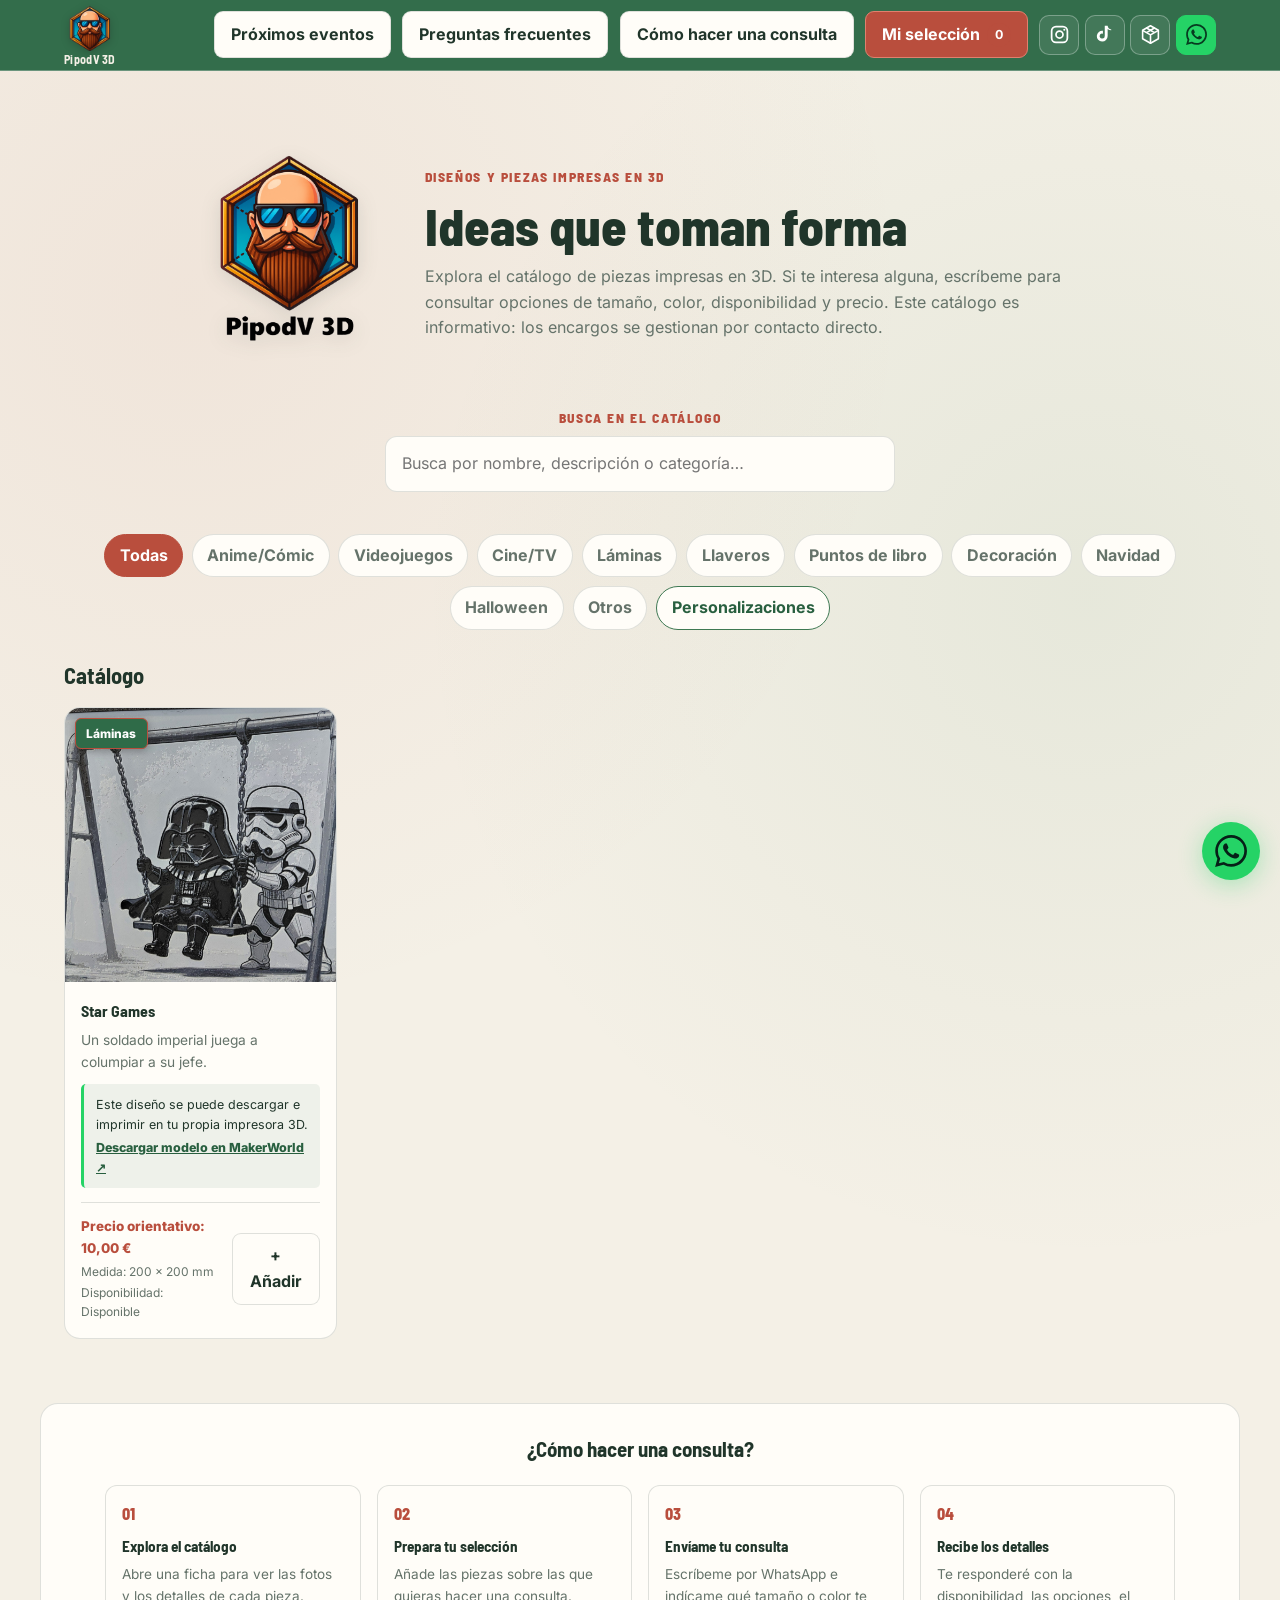
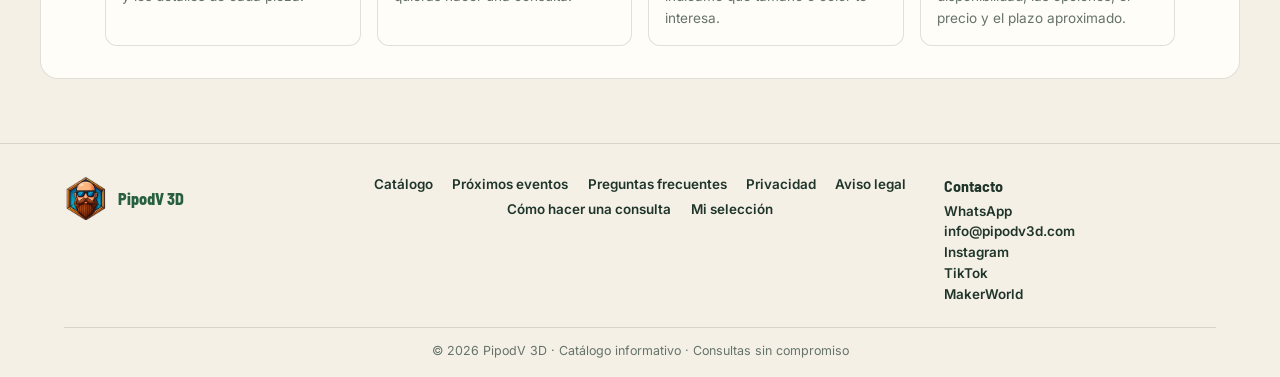
<file: index.html>
<!doctype html>
<html lang="es">
<head>
  <meta charset="utf-8">
  <meta name="viewport" content="width=device-width, initial-scale=1">
  <meta name="description" content="Catálogo de piezas impresas en 3D de PipodV 3D. Consulta disponibilidad y personalizaciones por WhatsApp.">
  <title>PipodV 3D | Catálogo de impresión 3D</title>
  <link rel="stylesheet" href="fonts.css">
  <style>
    :root{--bg:#f4f0e6;--card:#fffdf8;--glass:rgba(47,107,72,.98);--cyan:#b94e3d;--purple:#3f7953;--green:#25d366;--text:#20352a;--muted:#65736a;--border:rgba(32,53,42,.14);--glow:0 0 18px rgba(185,78,61,.2)}
    *{box-sizing:border-box}html{scroll-behavior:smooth}body{margin:0;font-family:'Inter',Arial,sans-serif;background:radial-gradient(circle at 15% 15%,rgba(185,78,61,.07),transparent 36%),radial-gradient(circle at 85% 30%,rgba(90,147,104,.09),transparent 38%),var(--bg);color:var(--text);line-height:1.6}h1,h2,h3{font-family:'Barlow Semi Condensed',sans-serif}button,input{font:inherit}button,a{-webkit-tap-highlight-color:transparent}a{color:inherit}
    .site-header{position:sticky;top:0;z-index:20;background:var(--glass);backdrop-filter:blur(14px);border-bottom:1px solid rgba(255,255,255,.28);padding:.3rem 5%;display:flex;justify-content:space-between;align-items:center;gap:1rem;color:#fff}.logo{display:inline-flex;flex-direction:column;align-items:center;justify-content:center;gap:2px;text-decoration:none;line-height:1}.logo img{display:block;width:46px;height:46px;object-fit:contain;filter:drop-shadow(0 2px 4px rgba(0,0,0,.2))}.brand-name{color:#f4f0e6;font:700 12px/1 'Barlow Semi Condensed',sans-serif;letter-spacing:.025em;white-space:nowrap}.header-actions{display:flex;gap:.7rem;align-items:center}.button{display:inline-flex;align-items:center;justify-content:center;gap:.45rem;border:1px solid var(--border);border-radius:9px;padding:.6rem 1rem;background:var(--card);color:var(--text);text-decoration:none;font-weight:700;cursor:pointer}.button:hover{border-color:var(--cyan)}.button-primary{border-color:var(--cyan);background:rgba(185,78,61,.14);box-shadow:var(--glow)}.count{display:inline-grid;place-items:center;min-width:1.5rem;height:1.5rem;border-radius:99px;background:var(--cyan);color:#fff;font-size:.78rem}
    .site-header .button-primary{background:var(--cyan);color:#fff;border-color:#e0806e;box-shadow:none}.site-header .button-primary:hover{background:#a93f32;border-color:#a93f32}
    .social-links{display:flex;align-items:center;gap:.35rem}.social-links a{width:40px;height:40px;display:grid;place-items:center;border:1px solid rgba(255,255,255,.3);border-radius:10px;background:rgba(255,255,255,.08);color:#fff;text-decoration:none;transition:background .2s,border-color .2s,transform .2s}.social-links a:hover{background:rgba(255,255,255,.18);border-color:#fff;transform:translateY(-1px)}.social-links a:focus-visible{outline:3px solid #f4f0e6;outline-offset:2px}.social-links svg{width:21px;height:21px;display:block;fill:currentColor}.social-links .wa-link{background:#25d366;color:#073b20;border-color:#25d366}.social-links .wa-link:hover{background:#49e681;border-color:#49e681}.social-links .maker-icon{fill:none;stroke:currentColor;stroke-width:1.8;stroke-linecap:round;stroke-linejoin:round}
    .hero{max-width:1100px;margin:auto;text-align:center;padding:3.5rem 5% 2.6rem}.hero-brand{display:flex;align-items:center;justify-content:center;gap:1.5rem;margin-bottom:1.8rem}.hero-logo{display:block;width:225px;height:auto;flex:0 0 225px;filter:drop-shadow(0 5px 10px rgba(32,53,42,.12))}.hero-copy{text-align:left}.eyebrow{font-family:'Barlow Semi Condensed',sans-serif;color:var(--cyan);font-size:.85rem;font-weight:800;letter-spacing:.12em;text-transform:uppercase}.hero h1{font:800 clamp(2rem,5vw,3.2rem)/1.15 'Barlow Semi Condensed',sans-serif;margin:.5rem 0}.hero-copy p{max-width:680px;margin:0;color:var(--muted)}.search{display:block;width:min(100%,510px);margin:auto;padding:.9rem 1rem;border:1px solid var(--border);border-radius:12px;background:var(--card);color:var(--text);outline:none}.search:focus{border-color:var(--cyan);box-shadow:var(--glow)}
    .categories{max-width:1400px;margin:auto;padding:0 5% 2rem;display:flex;flex-wrap:wrap;justify-content:center;gap:.55rem}.cat{border:1px solid var(--border);border-radius:99px;padding:.5rem .9rem;background:var(--card);color:var(--muted);font-weight:700;cursor:pointer}.cat.active{background:var(--cyan);border-color:var(--cyan);color:#fff}.cat.custom{color:#285f3f;border-color:var(--purple)}.cat.custom.active{background:var(--purple);color:white}
    .custom-banner{display:none;max-width:1100px;margin:0 auto 2rem;padding:1.5rem 5%;text-align:center;border:1px solid rgba(63,121,83,.35);border-radius:16px;background:linear-gradient(135deg,rgba(63,121,83,.12),rgba(185,78,61,.07))}.custom-banner.show{display:block}.custom-banner h2{font:700 1.25rem 'Barlow Semi Condensed',sans-serif;margin:0 0 .4rem}.custom-banner p{color:var(--muted);margin:.3rem 0 1rem}
    .catalog{max-width:1400px;margin:auto;padding:0 5% 4rem}.section-title{font:700 1.4rem 'Barlow Semi Condensed',sans-serif;margin:0 0 1.2rem}.grid{display:grid;grid-template-columns:repeat(auto-fill,minmax(min(100%,250px),1fr));gap:1.25rem}.product{overflow:hidden;border:1px solid var(--border);border-radius:16px;background:var(--card);display:flex;flex-direction:column;transition:transform .2s,border-color .2s}.product:hover{transform:translateY(-4px);border-color:rgba(185,78,61,.4)}.product-image{position:relative;aspect-ratio:1;background:#0d1017;cursor:pointer}.product-image img{width:100%;height:100%;object-fit:cover;display:block}.tag,.photo-count{position:absolute;top:10px;padding:.3rem .65rem;border-radius:6px;background:#2f6b48;font-size:.75rem;font-weight:800;box-shadow:0 2px 8px rgba(0,0,0,.3)}.tag{left:10px;color:#fff;border:1px solid #b94e3d}.photo-count{right:10px;color:#fff;border:1px solid rgba(255,255,255,.7)}.product-body{padding:1rem;display:flex;flex-direction:column;flex:1}.product h3{margin:0 0 .35rem;font-size:1rem}.product p{margin:0 0 1rem;color:var(--muted);font-size:.86rem;flex:1}.product-footer{border-top:1px solid var(--border);padding-top:.8rem;display:flex;justify-content:space-between;align-items:center;gap:.5rem}.product-specs{display:grid;gap:.15rem}.product-price{color:var(--cyan);font-weight:800;font-size:.84rem}.details{color:var(--muted);font-size:.75rem}.ask{color:var(--cyan);font-weight:700;font-size:.88rem}.add.selected{border-color:var(--green);color:var(--green);background:rgba(37,211,102,.1)}.empty{grid-column:1/-1;text-align:center;color:var(--muted);padding:3rem 1rem}
    .how{max-width:1200px;margin:0 auto 4rem;padding:2rem 5%;border:1px solid var(--border);border-radius:18px;background:var(--card)}.how h2{text-align:center;font:700 1.3rem 'Barlow Semi Condensed',sans-serif;margin:0 0 1.5rem}.steps{display:grid;grid-template-columns:repeat(auto-fit,minmax(200px,1fr));gap:1rem}.step{padding:1rem;border:1px solid var(--border);border-radius:12px;background:rgba(255,255,255,.02)}.step b{color:var(--cyan);font:800 1rem 'Barlow Semi Condensed',sans-serif}.step h3{margin:.4rem 0;font-size:.95rem}.step p{margin:0;color:var(--muted);font-size:.85rem}
    footer{text-align:center;padding:2rem 5% 4rem;border-top:1px solid var(--border);color:var(--muted);font-size:.85rem}.float-contact{position:fixed;right:20px;bottom:20px;z-index:15;width:58px;height:58px;display:grid;place-items:center;border:0;border-radius:50%;background:var(--green);color:#062018;padding:0;box-shadow:0 5px 24px #25d36655;cursor:pointer}.float-contact svg{width:32px;height:32px;display:block;fill:currentColor}
    .overlay{position:fixed;inset:0;z-index:30;display:none;align-items:stretch;justify-content:flex-end;background:rgba(0,0,0,.45);backdrop-filter:blur(4px)}.overlay.open{display:flex}.drawer{width:min(100%,420px);height:100%;padding:1.3rem;background:var(--card);color:var(--text);border-left:1px solid var(--border);display:flex;flex-direction:column}.drawer-head{display:flex;justify-content:space-between;align-items:center;border-bottom:1px solid var(--border);padding-bottom:.8rem}.drawer-head h2{font:700 1.1rem 'Barlow Semi Condensed',sans-serif;margin:0}.close{border:0;background:none;color:var(--muted);font-size:1.7rem;cursor:pointer}.list-items{flex:1;overflow:auto;padding:1rem 0;display:grid;align-content:start;gap:.7rem}.list-item{display:flex;align-items:center;gap:.7rem;padding:.65rem;background:var(--card);border:1px solid var(--border);border-radius:10px}.list-item img{width:48px;height:48px;object-fit:cover;border-radius:6px}.list-item div{flex:1}.list-item strong{display:block;font-size:.85rem}.list-item small{color:var(--muted)}.remove{border:0;border-radius:6px;background:#ef444422;color:#a52d2d;padding:.4rem;cursor:pointer}.drawer-note{color:var(--muted);font-size:.8rem}.send{width:100%;background:var(--green);color:#06140a;border:0;border-radius:10px;padding:.9rem;font-weight:800;cursor:pointer}.send:disabled{opacity:.4;cursor:not-allowed}
    .modal-wrap{position:fixed;inset:0;z-index:40;display:none;align-items:center;justify-content:center;padding:1rem;background:rgba(0,0,0,.55)}.modal-wrap.open{display:flex}.modal{position:relative;width:min(850px,100%);max-height:92vh;overflow:auto;display:grid;grid-template-columns:1.05fr 1fr;background:var(--card);border:1px solid var(--border);border-radius:16px}.modal-close{position:absolute;top:8px;right:8px;z-index:5;width:42px;height:42px;border:2px solid #fff;border-radius:50%;background:#2f6b48;color:#fff;font-size:1.6rem;line-height:1;cursor:pointer;box-shadow:0 2px 8px rgba(0,0,0,.35)}.modal-photo{position:relative;background:#090b10;min-height:280px}.modal-photo img{width:100%;height:100%;max-height:65vh;object-fit:contain}.gallery-nav{position:absolute;top:50%;transform:translateY(-50%);width:38px;height:38px;border:1px solid #ffffff44;border-radius:50%;background:#090b10bb;color:white;font-size:1.3rem;cursor:pointer}.gallery-nav.prev{left:10px}.gallery-nav.next{right:10px}.modal-info{padding:1.5rem}.modal-info h2{font-size:1.3rem}.modal-info p{color:var(--muted)}.modal-info .makerworld-note{margin:1rem 0;padding:.8rem .9rem}.modal-thumbs{display:flex;gap:.4rem;overflow:auto;padding:.5rem}.modal-thumbs button{width:48px;height:48px;padding:0;border:2px solid transparent;border-radius:5px;overflow:hidden;background:none;cursor:pointer;flex:none}.modal-thumbs button.active{border-color:var(--cyan)}.modal-thumbs img{width:100%;height:100%;object-fit:cover}
    .site-footer{padding:2rem 5% 1rem;border-top:1px solid var(--border);color:var(--muted);font-size:.85rem}.footer-main{max-width:1400px;margin:auto;display:grid;grid-template-columns:1fr 2fr 1fr;gap:2rem;align-items:start;text-align:left}.footer-brand{display:flex;align-items:center;gap:.65rem;color:#285f3f;text-decoration:none;font:800 1rem 'Barlow Semi Condensed',sans-serif}.footer-brand img{width:44px;height:44px;object-fit:contain}.footer-nav{display:flex;justify-content:center;flex-wrap:wrap;gap:.55rem 1.2rem}.footer-nav a,.footer-nav button,.footer-contact a{border:0;padding:0;background:none;color:var(--text);text-decoration:none;font:600 .84rem Inter,Arial,sans-serif;cursor:pointer}.footer-nav a:hover,.footer-nav button:hover,.footer-contact a:hover{color:var(--cyan)}.footer-contact h2{margin:0 0 .45rem;color:var(--text);font:700 1rem 'Barlow Semi Condensed',sans-serif}.footer-contact-links{display:flex;flex-direction:column;align-items:flex-start;gap:.3rem}.contact-pending{color:var(--muted);font-size:.78rem}.footer-bottom{margin:1.6rem 0 0;padding-top:.8rem;border-top:1px solid var(--border);text-align:center;font-size:.78rem}.makerworld-note{margin:-.3rem 0 .9rem;padding:.65rem .75rem;border-left:3px solid var(--green);border-radius:5px;background:rgba(47,107,72,.08);font-size:.78rem;color:var(--text)}.makerworld-note a{display:inline-block;margin-top:.2rem;color:#285f3f;font-weight:800}.modal-info .makerworld-note{margin:1rem 0;padding:.8rem .9rem}
    @media(max-width:700px){.hero{padding-top:2.5rem}.hero-brand{flex-direction:column;gap:.5rem}.hero-logo{width:168px;flex-basis:auto}.hero-copy{text-align:center}.hero-copy p{margin:0 auto}.site-header{padding-inline:4%}.logo img{width:44px;height:44px}.brand-name{font-size:11px}.header-actions{flex-wrap:wrap;justify-content:flex-end;max-width:calc(100% - 68px);gap:.35rem}.header-actions .button{padding:.45rem .55rem;font-size:.78rem}.header-actions .how-link{display:none}.social-links{gap:.25rem}.social-links a{width:36px;height:36px}.modal{grid-template-columns:1fr}.modal-photo{min-height:0;aspect-ratio:1}.modal-photo img{max-height:none}.categories{padding-inline:4%}.catalog{padding-inline:4%}.how{margin-inline:4%;padding:1.4rem}.footer-main{grid-template-columns:1fr;gap:1rem;justify-items:center;text-align:center}.footer-nav{order:2}.footer-contact{order:3}.footer-contact-links{align-items:center}}
  </style>
</head>
<body>
  <header class="site-header">
    <a class="logo" href="#inicio" aria-label="PipodV 3D, inicio"><img src="pipodv3d-icon.png" alt=""><span class="brand-name">PipodV 3D</span></a>
    <nav class="header-actions" aria-label="Navegación principal">
      <a class="button" href="eventos.html" target="_self">Próximos eventos</a>
      <a class="button faq-link" href="preguntas-frecuentes.html">Preguntas frecuentes</a>
      <a class="button how-link" href="#como-funciona">Cómo hacer una consulta</a>
      <button class="button button-primary" id="openList" type="button">Mi selección <span class="count" id="headerCount">0</span></button>
      <div class="social-links" aria-label="Redes sociales y contacto">
        <a href="https://www.instagram.com/pipodv3d/" target="_blank" rel="noopener noreferrer" aria-label="Instagram de PipodV 3D" title="Instagram"><svg viewBox="0 0 24 24" aria-hidden="true"><rect x="3" y="3" width="18" height="18" rx="5" fill="none" stroke="currentColor" stroke-width="2"/><circle cx="12" cy="12" r="4" fill="none" stroke="currentColor" stroke-width="2"/><circle cx="17.5" cy="6.5" r="1.2"/></svg></a>
        <a href="https://www.tiktok.com/@pipodv3d" target="_blank" rel="noopener noreferrer" aria-label="TikTok de PipodV 3D" title="TikTok"><svg viewBox="0 0 24 24" aria-hidden="true"><path d="M19.7 7.1a6.8 6.8 0 0 1-4.1-1.4v8.1a6.2 6.2 0 1 1-5.4-6.1v3.3a2.9 2.9 0 1 0 2.1 2.8V2h3.3c.2 2.1 1.6 3.8 4.1 4.2v.9Z"/></svg></a>
        <a href="https://makerworld.com/es/@PipodV3D" target="_blank" rel="noopener noreferrer" aria-label="MakerWorld de PipodV 3D" title="MakerWorld"><svg class="maker-icon" viewBox="0 0 24 24" aria-hidden="true"><path d="m12 2 9 5.2v9.6L12 22l-9-5.2V7.2L12 2Z"/><path d="m3.4 7.5 8.6 5 8.6-5M12 12.5V22M7.5 4.6l9 5.2M16.5 4.6l-9 5.2"/></svg></a>
        <a class="wa-link" href="https://wa.me/34672558103" target="_blank" rel="noopener noreferrer" aria-label="Contactar con PipodV 3D por WhatsApp" title="WhatsApp"><svg viewBox="0 0 24 24" aria-hidden="true"><path d="M20.52 3.48A11.82 11.82 0 0 0 12.08 0C5.52 0 .18 5.34.18 11.9c0 2.1.55 4.16 1.6 5.97L.08 24l6.28-1.65a11.9 11.9 0 0 0 5.71 1.46h.01c6.56 0 11.9-5.34 11.9-11.9 0-3.18-1.24-6.17-3.46-8.43ZM12.08 21.8h-.01a9.9 9.9 0 0 1-5.04-1.38l-.36-.21-3.73.98 1-3.64-.24-.37a9.9 9.9 0 0 1-1.52-5.28c0-5.46 4.44-9.9 9.9-9.9a9.8 9.8 0 0 1 7 2.9 9.8 9.8 0 0 1 2.89 7c0 5.46-4.44 9.9-9.89 9.9Zm5.43-7.42c-.3-.15-1.76-.87-2.03-.97-.27-.1-.47-.15-.67.15-.2.3-.77.97-.94 1.17-.17.2-.35.22-.64.07-.3-.15-1.26-.46-2.4-1.47-.88-.79-1.48-1.76-1.65-2.06-.17-.3-.02-.46.13-.61.13-.13.3-.35.45-.52.15-.17.2-.3.3-.5.1-.2.05-.37-.02-.52-.08-.15-.67-1.61-.92-2.21-.24-.58-.49-.5-.67-.51h-.57c-.2 0-.52.07-.79.37-.27.3-1.04 1.02-1.04 2.48 0 1.46 1.06 2.87 1.21 3.07.15.2 2.1 3.2 5.08 4.49.71.31 1.26.49 1.69.63.71.23 1.36.19 1.87.12.57-.09 1.76-.72 2.01-1.42.25-.69.25-1.29.17-1.41-.07-.12-.27-.2-.57-.35Z"/></svg></a>
      </div>
    </nav>
  </header>
  <main id="inicio">
    <section class="hero">
      <div class="hero-brand">
        <img class="hero-logo" src="pipodv3d-logo.png" alt="Logo de PipodV 3D">
        <div class="hero-copy">
          <span class="eyebrow">Diseños y piezas impresas en 3D</span>
          <h1>Ideas que toman forma</h1>
          <p>Explora el catálogo de piezas impresas en 3D. Si te interesa alguna, escríbeme para consultar opciones de tamaño, color, disponibilidad y precio. Este catálogo es informativo: los encargos se gestionan por contacto directo.</p>
        </div>
      </div>
      <label for="searchInput" class="eyebrow" style="display:block;margin-bottom:.45rem">Busca en el catálogo</label>
      <input class="search" id="searchInput" type="search" placeholder="Busca por nombre, descripción o categoría…">
    </section>
    <nav class="categories" id="categoriesBar" aria-label="Filtrar por categoría"></nav>
    <section class="custom-banner" id="customBanner">
      <h2>¿Tienes una idea en mente?</h2>
      <p>Si tienes un archivo STL, un nombre o un logotipo, escríbeme y vemos cómo convertirlo en una pieza impresa en 3D.</p>
      <button class="button button-primary" id="customContact" type="button">Cuéntame tu idea</button>
    </section>
    <section class="catalog" aria-labelledby="catalogTitle">
      <h2 class="section-title" id="catalogTitle">Catálogo</h2>
      <div class="grid" id="productsGrid" aria-live="polite"></div>
    </section>
    <section class="how" id="como-funciona">
      <h2>¿Cómo hacer una consulta?</h2>
      <div class="steps">
        <article class="step"><b>01</b><h3>Explora el catálogo</h3><p>Abre una ficha para ver las fotos y los detalles de cada pieza.</p></article>
        <article class="step"><b>02</b><h3>Prepara tu selección</h3><p>Añade las piezas sobre las que quieras hacer una consulta.</p></article>
        <article class="step"><b>03</b><h3>Envíame tu consulta</h3><p>Escríbeme por WhatsApp e indícame qué tamaño o color te interesa.</p></article>
        <article class="step"><b>04</b><h3>Recibe los detalles</h3><p>Te responderé con la disponibilidad, las opciones, el precio y el plazo aproximado.</p></article>
      </div>
    </section>
  </main>
  <footer class="site-footer">
    <div class="footer-main">
      <a class="footer-brand" href="#inicio"><img src="pipodv3d-icon.png" alt=""><span>PipodV 3D</span></a>
      <nav class="footer-nav" aria-label="Enlaces del pie de página"><a href="#catalogTitle">Catálogo</a><a href="eventos.html" target="_self">Próximos eventos</a><a href="preguntas-frecuentes.html">Preguntas frecuentes</a><a href="politica-de-privacidad.html">Privacidad</a><a href="aviso-legal.html">Aviso legal</a><a href="#como-funciona">Cómo hacer una consulta</a><button type="button" id="footerOpenList">Mi selección</button></nav>
      <div class="footer-contact" id="contacto"><h2>Contacto</h2><div class="footer-contact-links" data-contact-links></div></div>
    </div>
    <p class="footer-bottom">© <span id="year"></span> PipodV 3D · Catálogo informativo · Consultas sin compromiso</p>
  </footer>
  <button class="float-contact" id="quickContact" type="button" aria-label="Consulta rápida por WhatsApp" title="WhatsApp"><svg viewBox="0 0 24 24" aria-hidden="true"><path d="M20.52 3.48A11.82 11.82 0 0 0 12.08 0C5.52 0 .18 5.34.18 11.9c0 2.1.55 4.16 1.6 5.97L.08 24l6.28-1.65a11.9 11.9 0 0 0 5.71 1.46h.01c6.56 0 11.9-5.34 11.9-11.9 0-3.18-1.24-6.17-3.46-8.43ZM12.08 21.8h-.01a9.9 9.9 0 0 1-5.04-1.38l-.36-.21-3.73.98 1-3.64-.24-.37a9.9 9.9 0 0 1-1.52-5.28c0-5.46 4.44-9.9 9.9-9.9a9.8 9.8 0 0 1 7 2.9 9.8 9.8 0 0 1 2.89 7c0 5.46-4.44 9.9-9.89 9.9Zm5.43-7.42c-.3-.15-1.76-.87-2.03-.97-.27-.1-.47-.15-.67.15-.2.3-.77.97-.94 1.17-.17.2-.35.22-.64.07-.3-.15-1.26-.46-2.4-1.47-.88-.79-1.48-1.76-1.65-2.06-.17-.3-.02-.46.13-.61.13-.13.3-.35.45-.52.15-.17.2-.3.3-.5.1-.2.05-.37-.02-.52-.08-.15-.67-1.61-.92-2.21-.24-.58-.49-.5-.67-.51h-.57c-.2 0-.52.07-.79.37-.27.3-1.04 1.02-1.04 2.48 0 1.46 1.06 2.87 1.21 3.07.15.2 2.1 3.2 5.08 4.49.71.31 1.26.49 1.69.63.71.23 1.36.19 1.87.12.57-.09 1.76-.72 2.01-1.42.25-.69.25-1.29.17-1.41-.07-.12-.27-.2-.57-.35Z"/></svg></button>
  <div class="overlay" id="drawerOverlay" role="dialog" aria-modal="true" aria-labelledby="drawerTitle">
    <section class="drawer"><div class="drawer-head"><h2 id="drawerTitle">Mi selección</h2><button class="close" id="closeList" aria-label="Cerrar">×</button></div><div class="list-items" id="drawerItems"></div><p class="drawer-note">Enviar la selección solo inicia una consulta. No confirma un pedido ni un pago.</p><button class="send" id="sendWhatsApp" type="button">Enviar consulta por WhatsApp</button></section>
  </div>
  <div class="modal-wrap" id="modalOverlay" role="dialog" aria-modal="true" aria-label="Detalle de la pieza"><section class="modal" id="modalBox"></section></div>
  <script src="contacto.js"></script>
  <script>
    // Personaliza estos datos antes de publicar. Escribe el número con prefijo de país, sin + ni espacios.
    const CONFIG = window.PIPODV3D_CONTACTO;
    const CATEGORIAS = ["Todas", "Anime/Cómic", "Videojuegos", "Cine/TV", "Láminas", "Llaveros", "Puntos de libro", "Decoración", "Navidad", "Halloween", "Otros", "Personalizaciones"];
    // Las fichas se editan desde Pages CMS y se guardan en catalogo.json.
    let catalogo = [];
    const STORAGE_KEY = "pipodv3d_seleccion_v1";
    let categoriaActiva = "Todas";
    let modalProduct = null;
    let currentPhotoIndex = 0;
    function escapeHTML(value) { return String(value ?? "").replace(/[&<>"']/g, ch => ({"&":"&amp;","<":"&lt;",">":"&gt;","\"":"&quot;","'":"&#39;"}[ch])); }
    function safeImage(value) { try { const url = new URL(value, location.href); return ["http:","https:"].includes(url.protocol) ? url.href : ""; } catch { return ""; } }
    function safeMakerWorld(value) { try { const url = new URL(value); return url.protocol === "https:" && (url.hostname === "makerworld.com" || url.hostname.endsWith(".makerworld.com")) ? url.href : ""; } catch { return ""; } }
    function loadSelection() { try { const v = JSON.parse(localStorage.getItem(STORAGE_KEY) || "[]"); return Array.isArray(v) ? v.map(id => String(id)) : []; } catch { return []; } }
    let miLista = loadSelection();
    function saveSelection() { try { localStorage.setItem(STORAGE_KEY, JSON.stringify(miLista)); } catch { /* La lista seguirá disponible durante esta sesión. */ } }
    function renderCategories() {
      document.getElementById("categoriesBar").innerHTML = CATEGORIAS.map(cat => `<button type="button" class="cat ${cat === categoriaActiva ? "active" : ""} ${cat === "Personalizaciones" ? "custom" : ""}" data-category="${escapeHTML(cat)}" aria-pressed="${cat === categoriaActiva}">${escapeHTML(cat)}</button>`).join("");
    }
    function renderCatalog() {
      const query = document.getElementById("searchInput").value.toLocaleLowerCase("es").trim();
      const matches = catalogo.filter(item => (categoriaActiva === "Todas" || item.categoria === categoriaActiva) && [item.nombre,item.descripcion,item.categoria].some(value => String(value).toLocaleLowerCase("es").includes(query)));
      const grid = document.getElementById("productsGrid");
      if (!matches.length) { grid.innerHTML = `<p class="empty">${catalogo.length ? "No hay piezas que coincidan con tu búsqueda. Prueba con otros términos o cuéntame tu idea." : "El catálogo se está preparando. Pronto habrá nuevas piezas."}</p>`; return; }
      grid.innerHTML = matches.map(item => {
        const selected = miLista.includes(item.id);
        const photos = Array.isArray(item.imagenes) && item.imagenes.length ? item.imagenes : [];
        const first = safeImage(photos[0] || "");
        const makerLink = safeMakerWorld(item.makerworld);
        const downloadNote = makerLink ? `<div class="makerworld-note">Este diseño se puede descargar e imprimir en tu propia impresora 3D.<br><a href="${escapeHTML(makerLink)}" target="_blank" rel="noopener noreferrer">Descargar modelo en MakerWorld ↗</a></div>` : "";
        return `<article class="product"><div class="product-image" data-open="${item.id}" role="button" tabindex="0" aria-label="Ver ${escapeHTML(item.nombre)}">${first ? `<img src="${escapeHTML(first)}" alt="${escapeHTML(item.nombre)}" loading="lazy">` : ""}<span class="tag">${escapeHTML(item.categoria)}</span>${photos.length > 1 ? `<span class="photo-count">+${photos.length - 1} fotos</span>` : ""}</div><div class="product-body"><h3>${escapeHTML(item.nombre)}</h3><p>${escapeHTML(item.descripcion)}</p>${downloadNote}<div class="product-footer"><div class="product-specs"><span class="product-price">Precio orientativo: ${escapeHTML(item.precioOrientativo || "A consultar")}</span><span class="details">Medida: ${escapeHTML(item.medidas || "A consultar")}</span><span class="details">Disponibilidad: ${escapeHTML(item.disponibilidad || "Consultar")}</span></div><button class="button add ${selected ? "selected" : ""}" type="button" data-toggle="${item.id}">${selected ? "✓ Seleccionada" : "+ Añadir"}</button></div></div></article>`;
      }).join("");
    }
    function renderSelection() {
      const chosen = catalogo.filter(item => miLista.includes(item.id));
      document.getElementById("headerCount").textContent = chosen.length;
      document.getElementById("sendWhatsApp").disabled = chosen.length === 0;
      document.getElementById("drawerItems").innerHTML = chosen.length ? chosen.map(item => `<div class="list-item"><img src="${escapeHTML(safeImage(item.imagenes?.[0] || ""))}" alt=""><div><strong>${escapeHTML(item.nombre)}</strong><small>${escapeHTML(item.categoria)} · Consulta</small></div><button class="remove" type="button" data-remove="${item.id}">Quitar</button></div>`).join("") : '<p class="empty">Aún no has seleccionado ninguna pieza.<br>Añade las que te interesen para consultarme.</p>';
    }
    function toggleItem(id) { miLista = miLista.includes(id) ? miLista.filter(x => x !== id) : [...miLista, id]; saveSelection(); renderCatalog(); renderSelection(); }
    function contactWhatsApp(message) {
      const number = CONFIG.whatsapp.replace(/\D/g, "");
      if (!/^\d{8,15}$/.test(number)) { alert("El número de WhatsApp configurado no es válido."); return; }
      window.open(`https://wa.me/${number}?text=${encodeURIComponent(message)}`, "_blank", "noopener,noreferrer");
    }
    function sendSelection() { const chosen = catalogo.filter(item => miLista.includes(item.id)); if (!chosen.length) return; const lines = chosen.map((item,i) => `${i+1}. ${item.nombre} (${item.categoria})`); contactWhatsApp(`Hola, he visto tu catálogo de PipodV 3D y me gustaría consultar estas piezas:\n\n${lines.join("\n")}\n\n¿Podrías informarme sobre las opciones, el precio y el plazo aproximado?`); }
    function closeModal() { document.getElementById("modalOverlay").classList.remove("open"); }
    function openModal(id) { modalProduct = catalogo.find(x => x.id === id); if (!modalProduct) return; currentPhotoIndex = 0; renderModal(); document.getElementById("modalOverlay").classList.add("open"); }
    function renderModal() {
      const item = modalProduct; const photos = item.imagenes?.length ? item.imagenes : [""]; const safeIndex = Math.min(currentPhotoIndex, photos.length - 1); currentPhotoIndex = safeIndex;
      const makerLink = safeMakerWorld(item.makerworld);
      const downloadNote = makerLink ? `<div class="makerworld-note">Este diseño se puede descargar e imprimir en tu propia impresora 3D.<br><a href="${escapeHTML(makerLink)}" target="_blank" rel="noopener noreferrer">Descargar modelo en MakerWorld ↗</a></div>` : "";
      document.getElementById("modalBox").innerHTML = `<button class="modal-close" type="button" data-close-modal onclick="closeModal()" aria-label="Cerrar y volver al catálogo">×</button><div><div class="modal-photo"><img src="${escapeHTML(safeImage(photos[safeIndex]))}" alt="${escapeHTML(item.nombre)}">${photos.length > 1 ? `<button class="gallery-nav prev" data-photo="-1" aria-label="Foto anterior">‹</button><button class="gallery-nav next" data-photo="1" aria-label="Foto siguiente">›</button>` : ""}</div>${photos.length > 1 ? `<div class="modal-thumbs">${photos.map((photo,i) => `<button type="button" class="${i === safeIndex ? "active" : ""}" data-thumb="${i}" aria-label="Ver foto ${i+1}"><img src="${escapeHTML(safeImage(photo))}" alt=""></button>`).join("")}</div>` : ""}</div><div class="modal-info"><span class="eyebrow">${escapeHTML(item.categoria)}</span><h2>${escapeHTML(item.nombre)}</h2><p>${escapeHTML(item.descripcion)}</p>${downloadNote}<div class="product-specs"><span class="product-price">Precio orientativo: ${escapeHTML(item.precioOrientativo || "A consultar")}</span><span class="details"><strong>Medida:</strong> ${escapeHTML(item.medidas || "A consultar")}</span><span class="details"><strong>Disponibilidad:</strong> ${escapeHTML(item.disponibilidad || "Consultar")}</span></div><button class="button button-primary" type="button" data-toggle="${item.id}">${miLista.includes(item.id) ? "Quitar de mi selección" : "Añadir a mi selección"}</button></div>`;
    }
    document.addEventListener("click", event => {
      const modalOverlay = document.getElementById("modalOverlay");
      if (event.target === modalOverlay) { modalOverlay.classList.remove("open"); return; }
      const target = event.target.closest("button,[data-open]"); if (!target) return;
      if (target.dataset.category) { categoriaActiva = target.dataset.category; document.getElementById("customBanner").classList.toggle("show", categoriaActiva === "Personalizaciones"); renderCategories(); renderCatalog(); }
      if (target.dataset.toggle) { const id = target.dataset.toggle; toggleItem(id); if (modalProduct) renderModal(); }
      if (target.dataset.open) openModal(target.dataset.open);
      if (target.dataset.remove) { miLista = miLista.filter(id => id !== target.dataset.remove); saveSelection(); renderCatalog(); renderSelection(); }
      if (target.dataset.photo) { const count = modalProduct?.imagenes?.length || 1; currentPhotoIndex = (currentPhotoIndex + Number(target.dataset.photo) + count) % count; renderModal(); }
      if (target.dataset.thumb !== undefined) { currentPhotoIndex = Number(target.dataset.thumb); renderModal(); }
      if (target.id === "openList") document.getElementById("drawerOverlay").classList.add("open");
      if (target.id === "footerOpenList") document.getElementById("drawerOverlay").classList.add("open");
      if (target.id === "closeList" || target === document.getElementById("drawerOverlay")) document.getElementById("drawerOverlay").classList.remove("open");
      if (target.hasAttribute("data-close-modal")) closeModal();
      if (target === document.getElementById("modalOverlay")) closeModal();
      if (target.id === "sendWhatsApp") sendSelection();
      if (target.id === "customContact") contactWhatsApp("Hola, he visto tu catálogo de PipodV 3D y me gustaría consultar una pieza personalizada.");
      if (target.id === "quickContact") contactWhatsApp("Hola, he visto tu catálogo de PipodV 3D y tengo una consulta. ¿Podrías ayudarme?");
      if (target.id === "footerContactButton") contactWhatsApp("Hola, he visto tu web de PipodV 3D y tengo una consulta.");
    });
    document.getElementById("searchInput").addEventListener("input", renderCatalog);
    document.addEventListener("keydown", event => { if (event.key === "Escape") { document.getElementById("drawerOverlay").classList.remove("open"); document.getElementById("modalOverlay").classList.remove("open"); } if ((event.key === "Enter" || event.key === " ") && event.target.matches("[data-open]")) openModal(event.target.dataset.open); });
    document.getElementById("year").textContent = new Date().getFullYear();
    fetch("catalogo.json").then(response => { if (!response.ok) throw new Error("No se pudo cargar el catálogo"); return response.json(); }).then(data => {
      if (!Array.isArray(data)) throw new Error("El catálogo debe ser una lista de fichas");
      catalogo = data.filter(item => item && typeof item.id === "string" && item.nombre && item.categoria);
      renderCategories(); renderCatalog(); renderSelection();
    }).catch(() => {
      document.getElementById("productsGrid").innerHTML = '<p class="empty">No se ha podido cargar el catálogo. Inténtalo de nuevo más tarde.</p>';
    });
  </script>
</body>
</html>
</file>
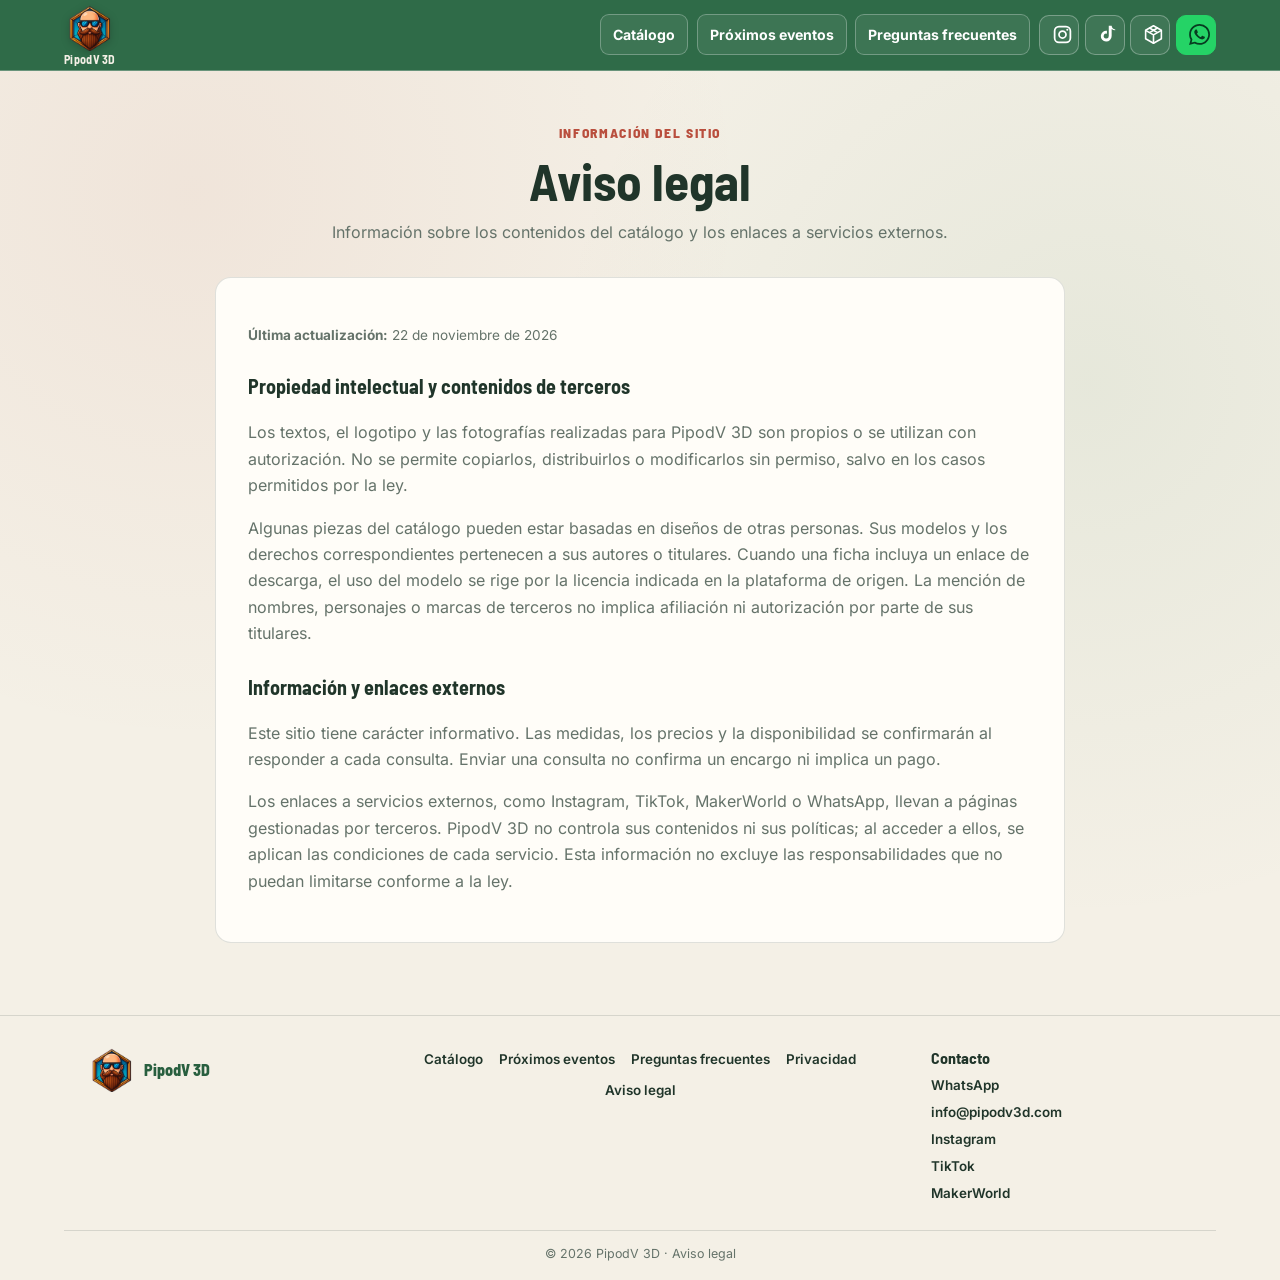
<file: aviso-legal.html>
<!doctype html>
<html lang="es">
<head>
  <meta charset="utf-8">
  <meta name="viewport" content="width=device-width, initial-scale=1">
  <meta name="description" content="Aviso legal sobre la propiedad intelectual, los contenidos de terceros y los enlaces de PipodV 3D.">
  <title>Aviso legal | PipodV 3D</title>
  <link rel="stylesheet" href="fonts.css">
  <style>
    :root{--bg:#f4f0e6;--card:#fffdf8;--green:#2f6b48;--terracotta:#b94e3d;--text:#20352a;--muted:#65736a;--border:rgba(32,53,42,.14)}
    *{box-sizing:border-box}body{margin:0;min-height:100vh;font:400 16px/1.65 Inter,Arial,sans-serif;color:var(--text);background:radial-gradient(circle at 15% 15%,rgba(185,78,61,.07),transparent 36%),radial-gradient(circle at 85% 30%,rgba(90,147,104,.09),transparent 38%),var(--bg)}h1,h2,h3,.brand-name{font-family:'Barlow Semi Condensed',sans-serif}
    header{position:sticky;top:0;z-index:2;padding:.3rem 5%;display:flex;align-items:center;justify-content:space-between;gap:1rem;background:var(--green);border-bottom:1px solid rgba(255,255,255,.28)}.logo{display:inline-flex;flex-direction:column;align-items:center;justify-content:center;gap:2px;line-height:1;text-decoration:none}.logo img{display:block;width:46px;height:46px;object-fit:contain;filter:drop-shadow(0 2px 4px rgba(0,0,0,.2))}.brand-name{color:var(--bg);font-size:12px;font-weight:700;letter-spacing:.025em;white-space:nowrap}.nav{display:flex;gap:.55rem;align-items:center;flex-wrap:wrap;justify-content:flex-end}.nav a{padding:.5rem .75rem;border:1px solid rgba(255,255,255,.28);border-radius:9px;color:white;background:rgba(255,255,255,.07);text-decoration:none;font-size:.88rem;font-weight:700}.nav a:hover{border-color:#ef9a7e}.social-links{display:flex;align-items:center;gap:.35rem}.social-links a{width:40px;height:40px;display:grid;place-items:center;border:1px solid rgba(255,255,255,.3);border-radius:10px;background:rgba(255,255,255,.08);color:#fff;text-decoration:none}.social-links a:hover{background:rgba(255,255,255,.18);border-color:#fff}.social-links a:focus-visible{outline:3px solid #f4f0e6;outline-offset:2px}.social-links svg{width:21px;height:21px;display:block;fill:currentColor}.social-links .wa-link{background:#25d366;color:#073b20;border-color:#25d366}.social-links .maker-icon{fill:none;stroke:currentColor;stroke-width:1.8;stroke-linecap:round;stroke-linejoin:round}
    main{width:min(850px,90%);margin:0 auto;padding:3rem 0 4.5rem}.intro{text-align:center;margin-bottom:2rem}.eyebrow{color:var(--terracotta);font:800 .85rem 'Barlow Semi Condensed',sans-serif;letter-spacing:.12em;text-transform:uppercase}.intro h1{font-size:clamp(2.2rem,5vw,3.2rem);line-height:1.15;margin:.45rem 0}.intro p{max-width:680px;margin:.5rem auto;color:var(--muted)}.policy{padding:clamp(1.2rem,4vw,2rem);border:1px solid var(--border);border-radius:16px;background:var(--card)}.policy h2{margin:1.5rem 0 .4rem;font-size:1.25rem}.policy h2:first-child{margin-top:0}.policy p,.policy ul{color:var(--muted)}.policy li+li{margin-top:.35rem}.policy a{color:#285f3f;font-weight:600}.updated{font-size:.85rem}
    .site-footer{padding:2rem 5% 1rem;border-top:1px solid var(--border);color:var(--muted);font-size:.85rem}.footer-main{max-width:1100px;margin:auto;display:grid;grid-template-columns:1fr 2fr 1fr;gap:2rem;align-items:start;text-align:left}.footer-brand{display:flex;align-items:center;gap:.65rem;color:#285f3f;text-decoration:none;font:800 1rem 'Barlow Semi Condensed',sans-serif}.footer-brand img{width:44px;height:44px;object-fit:contain}.footer-nav{display:flex;justify-content:center;flex-wrap:wrap;gap:.55rem 1rem}.footer-nav a,.footer-contact a{color:var(--text);text-decoration:none;font-size:.84rem;font-weight:600}.footer-nav a:hover,.footer-contact a:hover{color:var(--terracotta)}.footer-contact h2{margin:0 0 .45rem;color:var(--text);font:700 1rem 'Barlow Semi Condensed',sans-serif}.footer-contact-links{display:flex;flex-direction:column;align-items:flex-start;gap:.3rem}.contact-pending{font-size:.78rem;color:var(--muted)}.footer-bottom{margin:1.6rem 0 0;padding-top:.8rem;border-top:1px solid var(--border);text-align:center;font-size:.78rem}
    @media(max-width:700px){.footer-main{grid-template-columns:1fr;gap:1rem;justify-items:center;text-align:center}.footer-nav{order:2}.footer-contact{order:3}.footer-contact-links{align-items:center}}
    @media(max-width:520px){header{padding:.3rem 4%}.logo img{width:44px;height:44px}.brand-name{font-size:11px}.nav{gap:.35rem}.nav a{padding:.45rem .55rem;font-size:.78rem}.social-links{gap:.2rem}.social-links a{width:36px;height:36px}main{padding-top:2.3rem}}
  </style>
</head>
<body>
  <header>
    <a class="logo" href="index.html" aria-label="PipodV 3D, volver al catálogo"><img src="pipodv3d-icon.png" alt=""><span class="brand-name">PipodV 3D</span></a>
    <nav class="nav" aria-label="Navegación principal"><a href="index.html">Catálogo</a><a href="eventos.html">Próximos eventos</a><a href="preguntas-frecuentes.html">Preguntas frecuentes</a><div class="social-links" aria-label="Redes sociales y contacto"><a href="https://www.instagram.com/pipodv3d/" target="_blank" rel="noopener noreferrer" aria-label="Instagram de PipodV 3D" title="Instagram"><svg viewBox="0 0 24 24" aria-hidden="true"><rect x="3" y="3" width="18" height="18" rx="5" fill="none" stroke="currentColor" stroke-width="2"/><circle cx="12" cy="12" r="4" fill="none" stroke="currentColor" stroke-width="2"/><circle cx="17.5" cy="6.5" r="1.2"/></svg></a><a href="https://www.tiktok.com/@pipodv3d" target="_blank" rel="noopener noreferrer" aria-label="TikTok de PipodV 3D" title="TikTok"><svg viewBox="0 0 24 24" aria-hidden="true"><path d="M19.7 7.1a6.8 6.8 0 0 1-4.1-1.4v8.1a6.2 6.2 0 1 1-5.4-6.1v3.3a2.9 2.9 0 1 0 2.1 2.8V2h3.3c.2 2.1 1.6 3.8 4.1 4.2v.9Z"/></svg></a><a href="https://makerworld.com/es/@PipodV3D" target="_blank" rel="noopener noreferrer" aria-label="MakerWorld de PipodV 3D" title="MakerWorld"><svg class="maker-icon" viewBox="0 0 24 24" aria-hidden="true"><path d="m12 2 9 5.2v9.6L12 22l-9-5.2V7.2L12 2Z"/><path d="m3.4 7.5 8.6 5 8.6-5M12 12.5V22M7.5 4.6l9 5.2M16.5 4.6l-9 5.2"/></svg></a><a class="wa-link" href="https://wa.me/34672558103" target="_blank" rel="noopener noreferrer" aria-label="Contactar con PipodV 3D por WhatsApp" title="WhatsApp"><svg viewBox="0 0 24 24" aria-hidden="true"><path d="M20.52 3.48A11.82 11.82 0 0 0 12.08 0C5.52 0 .18 5.34.18 11.9c0 2.1.55 4.16 1.6 5.97L.08 24l6.28-1.65a11.9 11.9 0 0 0 5.71 1.46h.01c6.56 0 11.9-5.34 11.9-11.9 0-3.18-1.24-6.17-3.46-8.43ZM12.08 21.8h-.01a9.9 9.9 0 0 1-5.04-1.38l-.36-.21-3.73.98 1-3.64-.24-.37a9.9 9.9 0 0 1-1.52-5.28c0-5.46 4.44-9.9 9.9-9.9a9.8 9.8 0 0 1 7 2.9 9.8 9.8 0 0 1 2.89 7c0 5.46-4.44 9.9-9.89 9.9Zm5.43-7.42c-.3-.15-1.76-.87-2.03-.97-.27-.1-.47-.15-.67.15-.2.3-.77.97-.94 1.17-.17.2-.35.22-.64.07-.3-.15-1.26-.46-2.4-1.47-.88-.79-1.48-1.76-1.65-2.06-.17-.3-.02-.46.13-.61.13-.13.3-.35.45-.52.15-.17.2-.3.3-.5.1-.2.05-.37-.02-.52-.08-.15-.67-1.61-.92-2.21-.24-.58-.49-.5-.67-.51h-.57c-.2 0-.52.07-.79.37-.27.3-1.04 1.02-1.04 2.48 0 1.46 1.06 2.87 1.21 3.07.15.2 2.1 3.2 5.08 4.49.71.31 1.26.49 1.69.63.71.23 1.36.19 1.87.12.57-.09 1.76-.72 2.01-1.42.25-.69.25-1.29.17-1.41-.07-.12-.27-.2-.57-.35Z"/></svg></a></div></nav>
  </header>
  <main>
    <section class="intro"><span class="eyebrow">Información del sitio</span><h1>Aviso legal</h1><p>Información sobre los contenidos del catálogo y los enlaces a servicios externos.</p></section>
    <article class="policy">
      <p class="updated"><strong>Última actualización:</strong> 22 de noviembre de 2026</p>
      <h2>Propiedad intelectual y contenidos de terceros</h2>
      <p>Los textos, el logotipo y las fotografías realizadas para PipodV 3D son propios o se utilizan con autorización. No se permite copiarlos, distribuirlos o modificarlos sin permiso, salvo en los casos permitidos por la ley.</p>
      <p>Algunas piezas del catálogo pueden estar basadas en diseños de otras personas. Sus modelos y los derechos correspondientes pertenecen a sus autores o titulares. Cuando una ficha incluya un enlace de descarga, el uso del modelo se rige por la licencia indicada en la plataforma de origen. La mención de nombres, personajes o marcas de terceros no implica afiliación ni autorización por parte de sus titulares.</p>
      <h2>Información y enlaces externos</h2>
      <p>Este sitio tiene carácter informativo. Las medidas, los precios y la disponibilidad se confirmarán al responder a cada consulta. Enviar una consulta no confirma un encargo ni implica un pago.</p>
      <p>Los enlaces a servicios externos, como Instagram, TikTok, MakerWorld o WhatsApp, llevan a páginas gestionadas por terceros. PipodV 3D no controla sus contenidos ni sus políticas; al acceder a ellos, se aplican las condiciones de cada servicio. Esta información no excluye las responsabilidades que no puedan limitarse conforme a la ley.</p>
    </article>
  </main>
  <footer class="site-footer"><div class="footer-main"><a class="footer-brand" href="index.html"><img src="pipodv3d-icon.png" alt=""><span>PipodV 3D</span></a><nav class="footer-nav" aria-label="Enlaces del pie de página"><a href="index.html#catalogTitle">Catálogo</a><a href="eventos.html">Próximos eventos</a><a href="preguntas-frecuentes.html">Preguntas frecuentes</a><a href="politica-de-privacidad.html">Privacidad</a><a href="aviso-legal.html">Aviso legal</a></nav><div class="footer-contact"><h2>Contacto</h2><div class="footer-contact-links" data-contact-links></div></div></div><p class="footer-bottom">© <span id="year"></span> PipodV 3D · Aviso legal</p></footer>
  <script src="contacto.js"></script>
  <script>document.getElementById("year").textContent = new Date().getFullYear();</script>
</body>
</html>
</file>
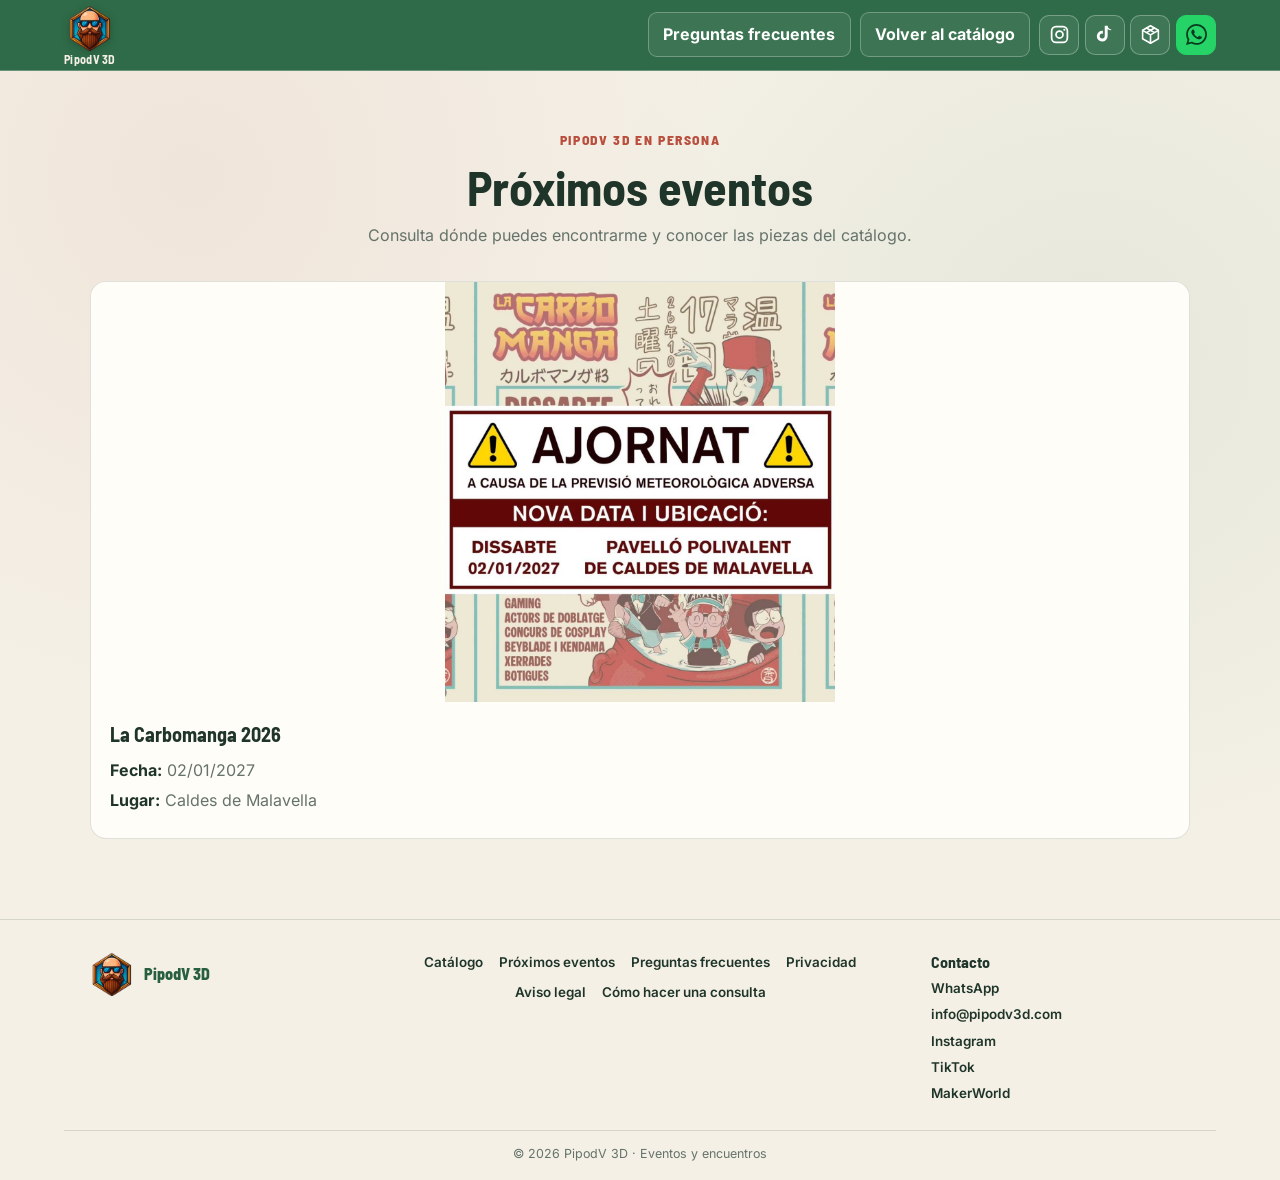
<file: eventos.html>
<!doctype html>
<html lang="es">
<head>
  <meta charset="utf-8">
  <meta name="viewport" content="width=device-width, initial-scale=1">
  <meta name="description" content="Consulta los próximos eventos de PipodV 3D y descubre dónde encontrar las piezas de su catálogo.">
  <title>Próximos eventos | PipodV 3D</title>
  <link rel="stylesheet" href="fonts.css">
  <style>
    :root{--bg:#f4f0e6;--card:#fffdf8;--cyan:#b94e3d;--text:#20352a;--muted:#65736a;--border:rgba(32,53,42,.14)}
    *{box-sizing:border-box}body{margin:0;min-height:100vh;font:400 16px/1.6 Inter,Arial,sans-serif;color:var(--text);background:radial-gradient(circle at 15% 15%,rgba(185,78,61,.07),transparent 36%),radial-gradient(circle at 85% 30%,rgba(90,147,104,.09),transparent 38%),var(--bg)}h1,h2,h3,.logo{font-family:'Barlow Semi Condensed',sans-serif}
    header{position:sticky;top:0;z-index:2;padding:.3rem 5%;display:flex;align-items:center;justify-content:space-between;gap:1rem;background:#2f6b48;backdrop-filter:blur(12px);border-bottom:1px solid rgba(255,255,255,.28)}.logo{display:inline-flex;flex-direction:column;align-items:center;justify-content:center;gap:2px;line-height:1;text-decoration:none}.logo img{display:block;width:46px;height:46px;object-fit:contain;filter:drop-shadow(0 2px 4px rgba(0,0,0,.2))}.brand-name{color:#f4f0e6;font:700 12px/1 'Barlow Semi Condensed',sans-serif;letter-spacing:.025em;white-space:nowrap}.back{padding:.55rem .9rem;border:1px solid rgba(255,255,255,.28);border-radius:9px;color:#fff;text-decoration:none;font-weight:700;background:rgba(255,255,255,.07)}.back:hover{border-color:#ef9a7e}.social-links{display:flex;align-items:center;gap:.35rem}.social-links a{width:40px;height:40px;display:grid;place-items:center;border:1px solid rgba(255,255,255,.3);border-radius:10px;background:rgba(255,255,255,.08);color:#fff;text-decoration:none}.social-links a:hover{background:rgba(255,255,255,.18);border-color:#fff}.social-links a:focus-visible{outline:3px solid #f4f0e6;outline-offset:2px}.social-links svg{width:21px;height:21px;display:block;fill:currentColor}.social-links .wa-link{background:#25d366;color:#073b20;border-color:#25d366}.social-links .maker-icon{fill:none;stroke:currentColor;stroke-width:1.8;stroke-linecap:round;stroke-linejoin:round}
    main{width:min(1100px,90%);margin:0 auto;padding:3.5rem 0 5rem}.intro{text-align:center;margin:0 auto 2rem}.eyebrow{color:var(--cyan);font:800 .85rem 'Barlow Semi Condensed',sans-serif;letter-spacing:.12em;text-transform:uppercase}.intro h1{font-size:clamp(2rem,5vw,3rem);line-height:1.15;margin:.5rem 0}.intro p{max-width:650px;margin:.5rem auto;color:var(--muted)}.event-grid{display:grid;grid-template-columns:repeat(auto-fit,minmax(min(100%,300px),1fr));gap:1.25rem}.event-card{overflow:hidden;border:1px solid var(--border);border-radius:16px;background:var(--card)}.event-card img{display:block;width:100%;height:clamp(220px,42vw,420px);object-fit:contain;background:var(--card)}.event-info{padding:1rem 1.2rem 1.2rem}.event-info h2{font-size:1.25rem;margin:0 0 .5rem}.event-info p{margin:.3rem 0;color:var(--muted)}.event-info strong{color:var(--text)}.empty{text-align:center;padding:1.5rem;border:1px dashed var(--border);border-radius:12px;color:var(--muted)}footer{text-align:center;padding:1.5rem;color:var(--muted);font-size:.85rem;border-top:1px solid var(--border)}
    .site-footer{padding:2rem 5% 1rem;border-top:1px solid var(--border);color:var(--muted);font-size:.85rem}.footer-main{max-width:1100px;margin:auto;display:grid;grid-template-columns:1fr 2fr 1fr;gap:2rem;align-items:start;text-align:left}.footer-brand{display:flex;align-items:center;gap:.65rem;color:#285f3f;text-decoration:none;font:800 1rem 'Barlow Semi Condensed',sans-serif}.footer-brand img{width:44px;height:44px;object-fit:contain}.footer-nav{display:flex;justify-content:center;flex-wrap:wrap;gap:.55rem 1rem}.footer-nav a,.footer-contact a{color:var(--text);text-decoration:none;font-size:.84rem;font-weight:600}.footer-nav a:hover,.footer-contact a:hover{color:var(--cyan)}.footer-contact h2{margin:0 0 .45rem;color:var(--text);font:700 1rem 'Barlow Semi Condensed',sans-serif}.footer-contact-links{display:flex;flex-direction:column;align-items:flex-start;gap:.3rem}.contact-pending{font-size:.78rem;color:var(--muted)}.footer-bottom{margin:1.6rem 0 0;padding-top:.8rem;border-top:1px solid var(--border);text-align:center;font-size:.78rem}
    @media(max-width:700px){.footer-main{grid-template-columns:1fr;gap:1rem;justify-items:center;text-align:center}.footer-nav{order:2}.footer-contact{order:3}.footer-contact-links{align-items:center}}
    @media(max-width:500px){header{padding:.3rem 4%}.logo img{width:44px;height:44px}.brand-name{font-size:11px}main{padding-top:2.5rem}}
  </style>
</head>
<body>
  <header>
    <a class="logo" href="index.html" aria-label="PipodV 3D, volver al catálogo"><img src="pipodv3d-icon.png" alt=""><span class="brand-name">PipodV 3D</span></a>
    <nav style="display:flex;gap:.55rem;align-items:center;flex-wrap:wrap;justify-content:flex-end"><a class="back" href="preguntas-frecuentes.html">Preguntas frecuentes</a><a class="back" href="index.html">Volver al catálogo</a><div class="social-links" aria-label="Redes sociales y contacto"><a href="https://www.instagram.com/pipodv3d/" target="_blank" rel="noopener noreferrer" aria-label="Instagram de PipodV 3D" title="Instagram"><svg viewBox="0 0 24 24" aria-hidden="true"><rect x="3" y="3" width="18" height="18" rx="5" fill="none" stroke="currentColor" stroke-width="2"/><circle cx="12" cy="12" r="4" fill="none" stroke="currentColor" stroke-width="2"/><circle cx="17.5" cy="6.5" r="1.2"/></svg></a><a href="https://www.tiktok.com/@pipodv3d" target="_blank" rel="noopener noreferrer" aria-label="TikTok de PipodV 3D" title="TikTok"><svg viewBox="0 0 24 24" aria-hidden="true"><path d="M19.7 7.1a6.8 6.8 0 0 1-4.1-1.4v8.1a6.2 6.2 0 1 1-5.4-6.1v3.3a2.9 2.9 0 1 0 2.1 2.8V2h3.3c.2 2.1 1.6 3.8 4.1 4.2v.9Z"/></svg></a><a href="https://makerworld.com/es/@PipodV3D" target="_blank" rel="noopener noreferrer" aria-label="MakerWorld de PipodV 3D" title="MakerWorld"><svg class="maker-icon" viewBox="0 0 24 24" aria-hidden="true"><path d="m12 2 9 5.2v9.6L12 22l-9-5.2V7.2L12 2Z"/><path d="m3.4 7.5 8.6 5 8.6-5M12 12.5V22M7.5 4.6l9 5.2M16.5 4.6l-9 5.2"/></svg></a><a class="wa-link" href="https://wa.me/34672558103" target="_blank" rel="noopener noreferrer" aria-label="Contactar con PipodV 3D por WhatsApp" title="WhatsApp"><svg viewBox="0 0 24 24" aria-hidden="true"><path d="M20.52 3.48A11.82 11.82 0 0 0 12.08 0C5.52 0 .18 5.34.18 11.9c0 2.1.55 4.16 1.6 5.97L.08 24l6.28-1.65a11.9 11.9 0 0 0 5.71 1.46h.01c6.56 0 11.9-5.34 11.9-11.9 0-3.18-1.24-6.17-3.46-8.43ZM12.08 21.8h-.01a9.9 9.9 0 0 1-5.04-1.38l-.36-.21-3.73.98 1-3.64-.24-.37a9.9 9.9 0 0 1-1.52-5.28c0-5.46 4.44-9.9 9.9-9.9a9.8 9.8 0 0 1 7 2.9 9.8 9.8 0 0 1 2.89 7c0 5.46-4.44 9.9-9.89 9.9Zm5.43-7.42c-.3-.15-1.76-.87-2.03-.97-.27-.1-.47-.15-.67.15-.2.3-.77.97-.94 1.17-.17.2-.35.22-.64.07-.3-.15-1.26-.46-2.4-1.47-.88-.79-1.48-1.76-1.65-2.06-.17-.3-.02-.46.13-.61.13-.13.3-.35.45-.52.15-.17.2-.3.3-.5.1-.2.05-.37-.02-.52-.08-.15-.67-1.61-.92-2.21-.24-.58-.49-.5-.67-.51h-.57c-.2 0-.52.07-.79.37-.27.3-1.04 1.02-1.04 2.48 0 1.46 1.06 2.87 1.21 3.07.15.2 2.1 3.2 5.08 4.49.71.31 1.26.49 1.69.63.71.23 1.36.19 1.87.12.57-.09 1.76-.72 2.01-1.42.25-.69.25-1.29.17-1.41-.07-.12-.27-.2-.57-.35Z"/></svg></a></div></nav>
  </header>
  <main>
    <section class="intro">
      <span class="eyebrow">PipodV 3D en persona</span>
      <h1>Próximos eventos</h1>
      <p>Consulta dónde puedes encontrarme y conocer las piezas del catálogo.</p>
    </section>
    <section id="eventsGrid" class="event-grid" aria-live="polite"></section>
  </main>
  <footer class="site-footer">
    <div class="footer-main">
      <a class="footer-brand" href="index.html"><img src="pipodv3d-icon.png" alt=""><span>PipodV 3D</span></a>
      <nav class="footer-nav" aria-label="Enlaces del pie de página"><a href="index.html#catalogTitle">Catálogo</a><a href="eventos.html">Próximos eventos</a><a href="preguntas-frecuentes.html">Preguntas frecuentes</a><a href="politica-de-privacidad.html">Privacidad</a><a href="aviso-legal.html">Aviso legal</a><a href="index.html#como-funciona">Cómo hacer una consulta</a></nav>
      <div class="footer-contact"><h2>Contacto</h2><div class="footer-contact-links" data-contact-links></div></div>
    </div>
    <p class="footer-bottom">© <span id="year"></span> PipodV 3D · Eventos y encuentros</p>
  </footer>
  <script src="contacto.js"></script>
  <script>
    // Pages CMS guarda los eventos en eventos.json y sus imágenes en imagenes/eventos/.
    let eventos = [];
    const escapeHTML = value => String(value ?? "").replace(/[&<>"']/g, ch => ({"&":"&amp;","<":"&lt;",">":"&gt;","\"":"&quot;","'":"&#39;"}[ch]));
    const safeImage = value => { try { const url = new URL(value, location.href); return ["http:","https:"].includes(url.protocol) ? url.href : ""; } catch { return ""; } };
    function renderEvents() {
      const grid = document.getElementById("eventsGrid");
      const confirmed = eventos.filter(event => event.nombre && event.fecha && event.lugar && safeImage(event.imagen));
      if (!confirmed.length) {
        grid.innerHTML = '<p class="empty">Actualmente no hay ningún evento confirmado.</p>';
        return;
      }
      grid.innerHTML = confirmed.map(event => `<article class="event-card"><img src="${escapeHTML(safeImage(event.imagen))}" alt="${escapeHTML(event.nombre)}" loading="lazy"><div class="event-info"><h2>${escapeHTML(event.nombre)}</h2><p><strong>Fecha:</strong> ${escapeHTML(event.fecha)}</p><p><strong>Lugar:</strong> ${escapeHTML(event.lugar)}</p></div></article>`).join("");
    }
    document.getElementById("year").textContent = new Date().getFullYear();
    fetch("eventos.json").then(response => { if (!response.ok) throw new Error("No se pudieron cargar los eventos"); return response.json(); }).then(data => {
      if (!Array.isArray(data)) throw new Error("Los eventos deben ser una lista");
      eventos = data;
      renderEvents();
    }).catch(() => {
      document.getElementById("eventsGrid").innerHTML = '<p class="empty">No se han podido cargar los eventos. Inténtalo de nuevo más tarde.</p>';
    });
  </script>
</body>
</html>
</file>
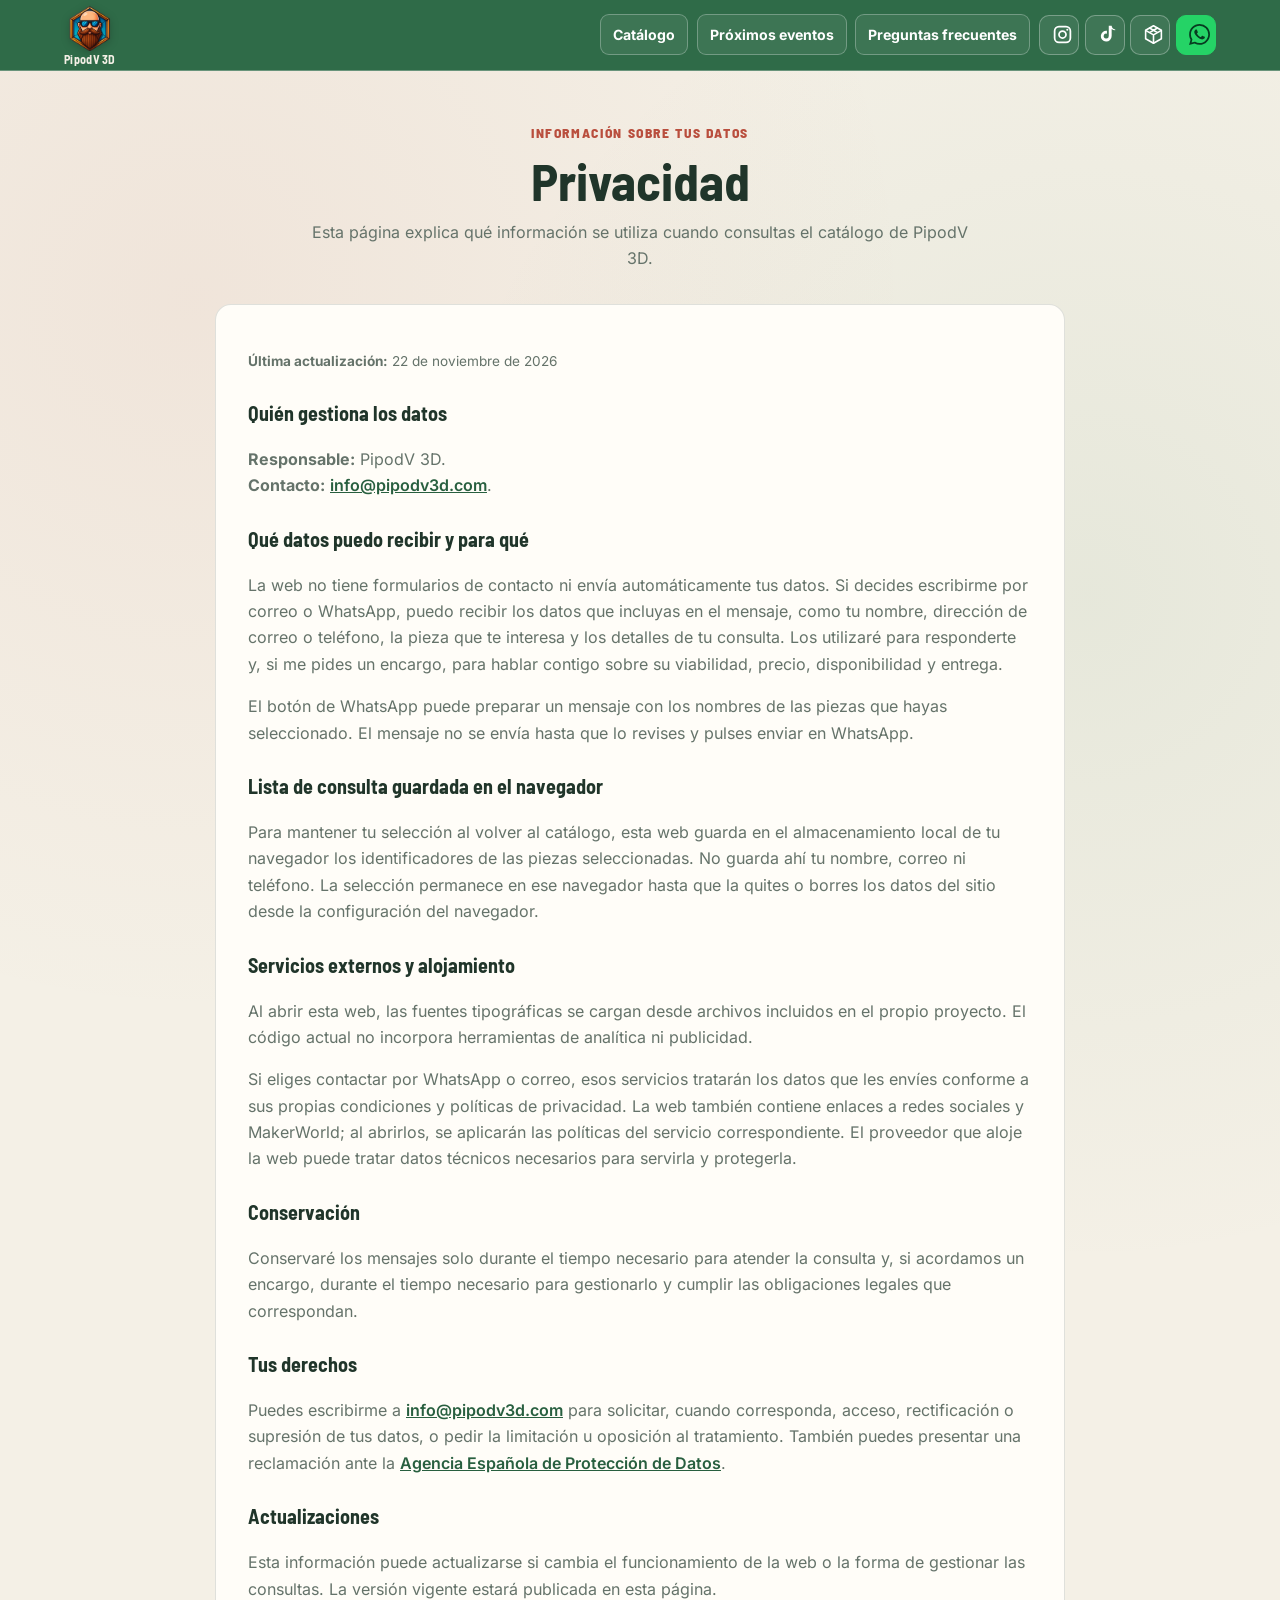
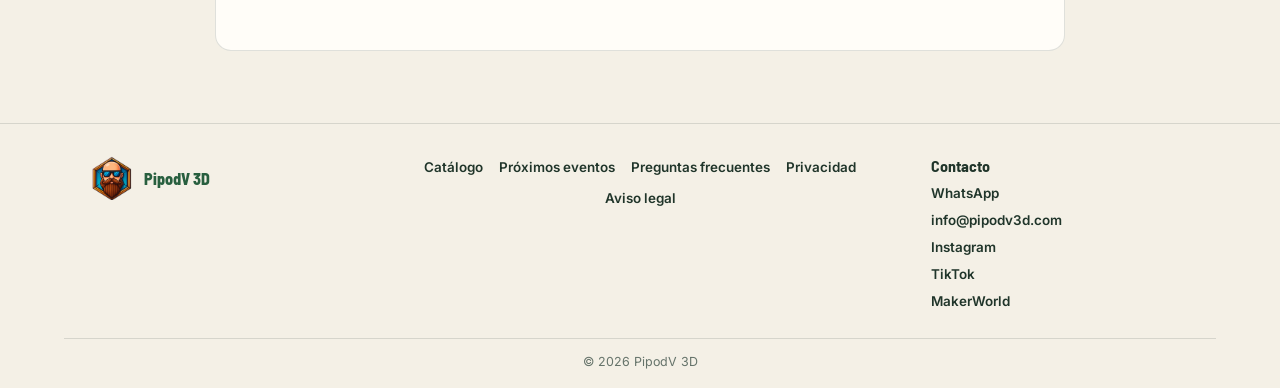
<file: politica-de-privacidad.html>
<!doctype html>
<html lang="es">
<head>
  <meta charset="utf-8">
  <meta name="viewport" content="width=device-width, initial-scale=1">
  <meta name="description" content="Información sobre privacidad, consultas y almacenamiento de la lista de piezas de PipodV 3D.">
  <title>Privacidad | PipodV 3D</title>
  <link rel="stylesheet" href="fonts.css">
  <style>
    :root{--bg:#f4f0e6;--card:#fffdf8;--green:#2f6b48;--terracotta:#b94e3d;--text:#20352a;--muted:#65736a;--border:rgba(32,53,42,.14)}
    *{box-sizing:border-box}body{margin:0;min-height:100vh;font:400 16px/1.65 Inter,Arial,sans-serif;color:var(--text);background:radial-gradient(circle at 15% 15%,rgba(185,78,61,.07),transparent 36%),radial-gradient(circle at 85% 30%,rgba(90,147,104,.09),transparent 38%),var(--bg)}h1,h2,h3,.brand-name{font-family:'Barlow Semi Condensed',sans-serif}
    header{position:sticky;top:0;z-index:2;padding:.3rem 5%;display:flex;align-items:center;justify-content:space-between;gap:1rem;background:var(--green);border-bottom:1px solid rgba(255,255,255,.28)}.logo{display:inline-flex;flex-direction:column;align-items:center;justify-content:center;gap:2px;line-height:1;text-decoration:none}.logo img{display:block;width:46px;height:46px;object-fit:contain;filter:drop-shadow(0 2px 4px rgba(0,0,0,.2))}.brand-name{color:var(--bg);font-size:12px;font-weight:700;letter-spacing:.025em;white-space:nowrap}.nav{display:flex;gap:.55rem;align-items:center;flex-wrap:wrap;justify-content:flex-end}.nav a{padding:.5rem .75rem;border:1px solid rgba(255,255,255,.28);border-radius:9px;color:white;background:rgba(255,255,255,.07);text-decoration:none;font-size:.88rem;font-weight:700}.nav a:hover{border-color:#ef9a7e}.social-links{display:flex;align-items:center;gap:.35rem}.social-links a{width:40px;height:40px;display:grid;place-items:center;border:1px solid rgba(255,255,255,.3);border-radius:10px;background:rgba(255,255,255,.08);color:#fff;text-decoration:none}.social-links a:hover{background:rgba(255,255,255,.18);border-color:#fff}.social-links a:focus-visible{outline:3px solid #f4f0e6;outline-offset:2px}.social-links svg{width:21px;height:21px;display:block;fill:currentColor}.social-links .wa-link{background:#25d366;color:#073b20;border-color:#25d366}.social-links .maker-icon{fill:none;stroke:currentColor;stroke-width:1.8;stroke-linecap:round;stroke-linejoin:round}
    main{width:min(850px,90%);margin:0 auto;padding:3rem 0 4.5rem}.intro{text-align:center;margin-bottom:2rem}.eyebrow{color:var(--terracotta);font:800 .85rem 'Barlow Semi Condensed',sans-serif;letter-spacing:.12em;text-transform:uppercase}.intro h1{font-size:clamp(2.2rem,5vw,3.2rem);line-height:1.15;margin:.45rem 0}.intro p{max-width:680px;margin:.5rem auto;color:var(--muted)}.policy{padding:clamp(1.2rem,4vw,2rem);border:1px solid var(--border);border-radius:16px;background:var(--card)}.policy h2{margin:1.5rem 0 .4rem;font-size:1.25rem}.policy h2:first-child{margin-top:0}.policy p,.policy ul{color:var(--muted)}.policy li+li{margin-top:.35rem}.policy a{color:#285f3f;font-weight:600}.updated{font-size:.85rem}
    .site-footer{padding:2rem 5% 1rem;border-top:1px solid var(--border);color:var(--muted);font-size:.85rem}.footer-main{max-width:1100px;margin:auto;display:grid;grid-template-columns:1fr 2fr 1fr;gap:2rem;align-items:start;text-align:left}.footer-brand{display:flex;align-items:center;gap:.65rem;color:#285f3f;text-decoration:none;font:800 1rem 'Barlow Semi Condensed',sans-serif}.footer-brand img{width:44px;height:44px;object-fit:contain}.footer-nav{display:flex;justify-content:center;flex-wrap:wrap;gap:.55rem 1rem}.footer-nav a,.footer-contact a{color:var(--text);text-decoration:none;font-size:.84rem;font-weight:600}.footer-nav a:hover,.footer-contact a:hover{color:var(--terracotta)}.footer-contact h2{margin:0 0 .45rem;color:var(--text);font:700 1rem 'Barlow Semi Condensed',sans-serif}.footer-contact-links{display:flex;flex-direction:column;align-items:flex-start;gap:.3rem}.contact-pending{font-size:.78rem;color:var(--muted)}.footer-bottom{margin:1.6rem 0 0;padding-top:.8rem;border-top:1px solid var(--border);text-align:center;font-size:.78rem}
    @media(max-width:700px){.footer-main{grid-template-columns:1fr;gap:1rem;justify-items:center;text-align:center}.footer-nav{order:2}.footer-contact{order:3}.footer-contact-links{align-items:center}}
    @media(max-width:520px){header{padding:.3rem 4%}.logo img{width:44px;height:44px}.brand-name{font-size:11px}.nav{gap:.35rem}.nav a{padding:.45rem .55rem;font-size:.78rem}.social-links{gap:.2rem}.social-links a{width:36px;height:36px}main{padding-top:2.3rem}}
  </style>
</head>
<body>
  <header>
    <a class="logo" href="index.html" aria-label="PipodV 3D, volver al catálogo"><img src="pipodv3d-icon.png" alt=""><span class="brand-name">PipodV 3D</span></a>
    <nav class="nav" aria-label="Navegación principal"><a href="index.html">Catálogo</a><a href="eventos.html" target="_self">Próximos eventos</a><a href="preguntas-frecuentes.html">Preguntas frecuentes</a><div class="social-links" aria-label="Redes sociales y contacto"><a href="https://www.instagram.com/pipodv3d/" target="_blank" rel="noopener noreferrer" aria-label="Instagram de PipodV 3D" title="Instagram"><svg viewBox="0 0 24 24" aria-hidden="true"><rect x="3" y="3" width="18" height="18" rx="5" fill="none" stroke="currentColor" stroke-width="2"/><circle cx="12" cy="12" r="4" fill="none" stroke="currentColor" stroke-width="2"/><circle cx="17.5" cy="6.5" r="1.2"/></svg></a><a href="https://www.tiktok.com/@pipodv3d" target="_blank" rel="noopener noreferrer" aria-label="TikTok de PipodV 3D" title="TikTok"><svg viewBox="0 0 24 24" aria-hidden="true"><path d="M19.7 7.1a6.8 6.8 0 0 1-4.1-1.4v8.1a6.2 6.2 0 1 1-5.4-6.1v3.3a2.9 2.9 0 1 0 2.1 2.8V2h3.3c.2 2.1 1.6 3.8 4.1 4.2v.9Z"/></svg></a><a href="https://makerworld.com/es/@PipodV3D" target="_blank" rel="noopener noreferrer" aria-label="MakerWorld de PipodV 3D" title="MakerWorld"><svg class="maker-icon" viewBox="0 0 24 24" aria-hidden="true"><path d="m12 2 9 5.2v9.6L12 22l-9-5.2V7.2L12 2Z"/><path d="m3.4 7.5 8.6 5 8.6-5M12 12.5V22M7.5 4.6l9 5.2M16.5 4.6l-9 5.2"/></svg></a><a class="wa-link" href="https://wa.me/34672558103" target="_blank" rel="noopener noreferrer" aria-label="Contactar con PipodV 3D por WhatsApp" title="WhatsApp"><svg viewBox="0 0 24 24" aria-hidden="true"><path d="M20.52 3.48A11.82 11.82 0 0 0 12.08 0C5.52 0 .18 5.34.18 11.9c0 2.1.55 4.16 1.6 5.97L.08 24l6.28-1.65a11.9 11.9 0 0 0 5.71 1.46h.01c6.56 0 11.9-5.34 11.9-11.9 0-3.18-1.24-6.17-3.46-8.43ZM12.08 21.8h-.01a9.9 9.9 0 0 1-5.04-1.38l-.36-.21-3.73.98 1-3.64-.24-.37a9.9 9.9 0 0 1-1.52-5.28c0-5.46 4.44-9.9 9.9-9.9a9.8 9.8 0 0 1 7 2.9 9.8 9.8 0 0 1 2.89 7c0 5.46-4.44 9.9-9.89 9.9Zm5.43-7.42c-.3-.15-1.76-.87-2.03-.97-.27-.1-.47-.15-.67.15-.2.3-.77.97-.94 1.17-.17.2-.35.22-.64.07-.3-.15-1.26-.46-2.4-1.47-.88-.79-1.48-1.76-1.65-2.06-.17-.3-.02-.46.13-.61.13-.13.3-.35.45-.52.15-.17.2-.3.3-.5.1-.2.05-.37-.02-.52-.08-.15-.67-1.61-.92-2.21-.24-.58-.49-.5-.67-.51h-.57c-.2 0-.52.07-.79.37-.27.3-1.04 1.02-1.04 2.48 0 1.46 1.06 2.87 1.21 3.07.15.2 2.1 3.2 5.08 4.49.71.31 1.26.49 1.69.63.71.23 1.36.19 1.87.12.57-.09 1.76-.72 2.01-1.42.25-.69.25-1.29.17-1.41-.07-.12-.27-.2-.57-.35Z"/></svg></a></div></nav>
  </header>
  <main>
    <section class="intro"><span class="eyebrow">Información sobre tus datos</span><h1>Privacidad</h1><p>Esta página explica qué información se utiliza cuando consultas el catálogo de PipodV 3D.</p></section>
    <article class="policy">
      <p class="updated"><strong>Última actualización:</strong> 22 de noviembre de 2026</p>
      <h2>Quién gestiona los datos</h2>
      <p><strong>Responsable:</strong> PipodV 3D.<br><strong>Contacto:</strong> <a href="mailto:info@pipodv3d.com">info@pipodv3d.com</a>.</p>
      <h2>Qué datos puedo recibir y para qué</h2>
      <p>La web no tiene formularios de contacto ni envía automáticamente tus datos. Si decides escribirme por correo o WhatsApp, puedo recibir los datos que incluyas en el mensaje, como tu nombre, dirección de correo o teléfono, la pieza que te interesa y los detalles de tu consulta. Los utilizaré para responderte y, si me pides un encargo, para hablar contigo sobre su viabilidad, precio, disponibilidad y entrega.</p>
      <p>El botón de WhatsApp puede preparar un mensaje con los nombres de las piezas que hayas seleccionado. El mensaje no se envía hasta que lo revises y pulses enviar en WhatsApp.</p>
      <h2>Lista de consulta guardada en el navegador</h2>
      <p>Para mantener tu selección al volver al catálogo, esta web guarda en el almacenamiento local de tu navegador los identificadores de las piezas seleccionadas. No guarda ahí tu nombre, correo ni teléfono. La selección permanece en ese navegador hasta que la quites o borres los datos del sitio desde la configuración del navegador.</p>
      <h2>Servicios externos y alojamiento</h2>
      <p>Al abrir esta web, las fuentes tipográficas se cargan desde archivos incluidos en el propio proyecto. El código actual no incorpora herramientas de analítica ni publicidad.</p>
      <p>Si eliges contactar por WhatsApp o correo, esos servicios tratarán los datos que les envíes conforme a sus propias condiciones y políticas de privacidad. La web también contiene enlaces a redes sociales y MakerWorld; al abrirlos, se aplicarán las políticas del servicio correspondiente. El proveedor que aloje la web puede tratar datos técnicos necesarios para servirla y protegerla.</p>
      <h2>Conservación</h2>
      <p>Conservaré los mensajes solo durante el tiempo necesario para atender la consulta y, si acordamos un encargo, durante el tiempo necesario para gestionarlo y cumplir las obligaciones legales que correspondan.</p>
      <h2>Tus derechos</h2>
      <p>Puedes escribirme a <a href="mailto:info@pipodv3d.com">info@pipodv3d.com</a> para solicitar, cuando corresponda, acceso, rectificación o supresión de tus datos, o pedir la limitación u oposición al tratamiento. También puedes presentar una reclamación ante la <a href="https://www.aepd.es/" target="_blank" rel="noopener noreferrer">Agencia Española de Protección de Datos</a>.</p>
      <h2>Actualizaciones</h2>
      <p>Esta información puede actualizarse si cambia el funcionamiento de la web o la forma de gestionar las consultas. La versión vigente estará publicada en esta página.</p>
    </article>
  </main>
  <footer class="site-footer"><div class="footer-main"><a class="footer-brand" href="index.html"><img src="pipodv3d-icon.png" alt=""><span>PipodV 3D</span></a><nav class="footer-nav" aria-label="Enlaces del pie de página"><a href="index.html#catalogTitle">Catálogo</a><a href="eventos.html" target="_self">Próximos eventos</a><a href="preguntas-frecuentes.html">Preguntas frecuentes</a><a href="politica-de-privacidad.html">Privacidad</a><a href="aviso-legal.html">Aviso legal</a></nav><div class="footer-contact"><h2>Contacto</h2><div class="footer-contact-links" data-contact-links></div></div></div><p class="footer-bottom">© <span id="year"></span> PipodV 3D</p></footer>
  <script src="contacto.js"></script>
  <script>document.getElementById("year").textContent = new Date().getFullYear();</script>
</body>
</html>
</file>
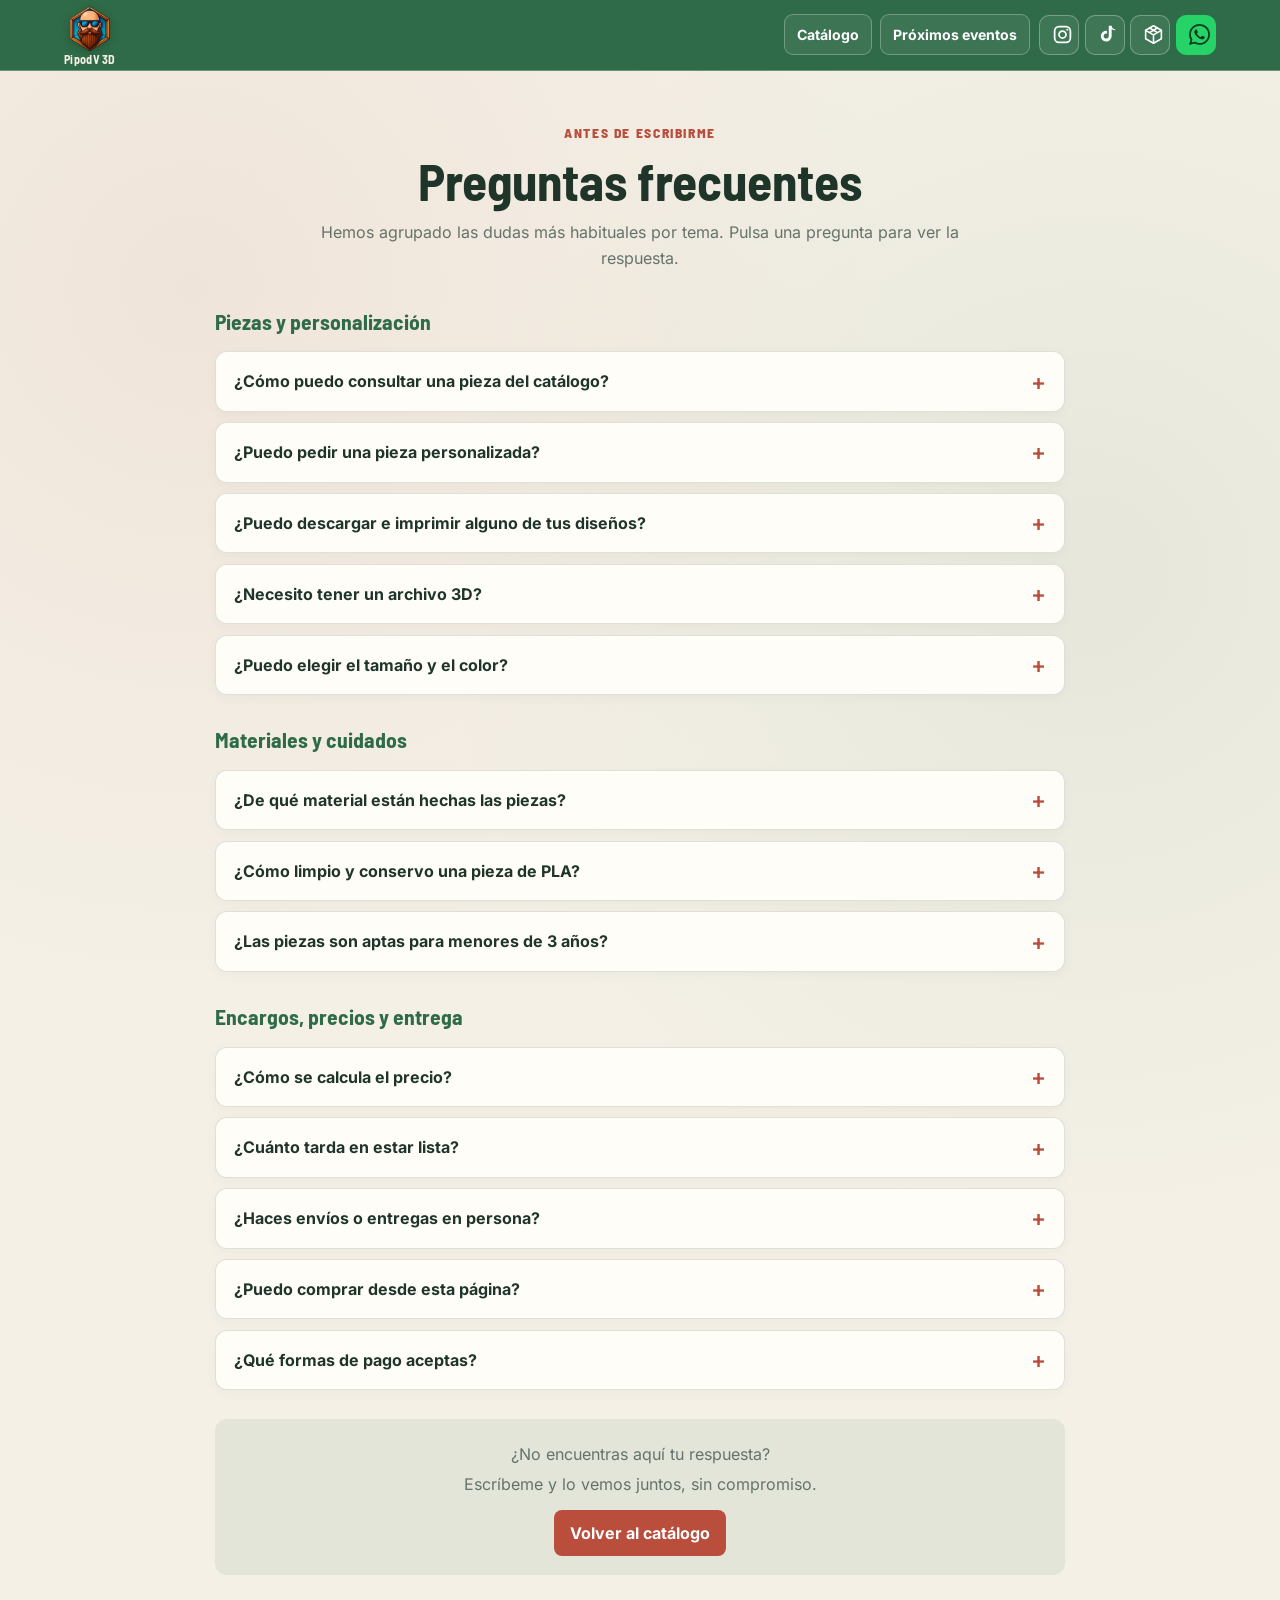
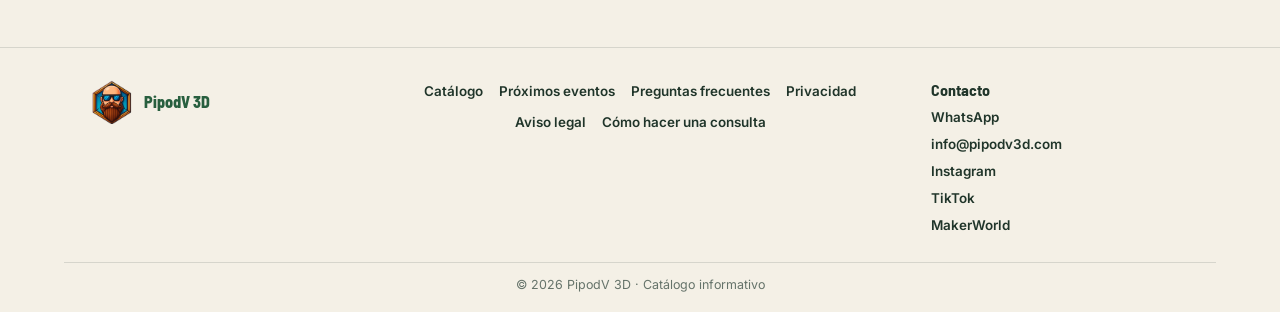
<file: preguntas-frecuentes.html>
<!doctype html>
<html lang="es">
<head>
  <meta charset="utf-8">
  <meta name="viewport" content="width=device-width, initial-scale=1">
  <meta name="description" content="Resuelve tus dudas sobre las piezas impresas en 3D y cómo consultar o encargar una personalización a PipodV 3D.">
  <title>Preguntas frecuentes | PipodV 3D</title>
  <link rel="stylesheet" href="fonts.css">
  <style>
    :root{--bg:#f4f0e6;--card:#fffdf8;--green:#2f6b48;--terracotta:#b94e3d;--text:#20352a;--muted:#65736a;--border:rgba(32,53,42,.14)}
    *{box-sizing:border-box}body{margin:0;min-height:100vh;font:400 16px/1.65 Inter,Arial,sans-serif;color:var(--text);background:radial-gradient(circle at 15% 15%,rgba(185,78,61,.07),transparent 36%),radial-gradient(circle at 85% 30%,rgba(90,147,104,.09),transparent 38%),var(--bg)}h1,h2,h3,.brand-name{font-family:'Barlow Semi Condensed',sans-serif}
    header{position:sticky;top:0;z-index:2;padding:.3rem 5%;display:flex;align-items:center;justify-content:space-between;gap:1rem;background:var(--green);border-bottom:1px solid rgba(255,255,255,.28)}.logo{display:inline-flex;flex-direction:column;align-items:center;justify-content:center;gap:2px;line-height:1;text-decoration:none}.logo img{display:block;width:46px;height:46px;object-fit:contain;filter:drop-shadow(0 2px 4px rgba(0,0,0,.2))}.brand-name{color:var(--bg);font-size:12px;font-weight:700;letter-spacing:.025em;white-space:nowrap}.nav{display:flex;gap:.55rem;align-items:center;flex-wrap:wrap;justify-content:flex-end}.nav a{padding:.5rem .75rem;border:1px solid rgba(255,255,255,.28);border-radius:9px;color:white;background:rgba(255,255,255,.07);text-decoration:none;font-size:.88rem;font-weight:700}.nav a:hover{border-color:#ef9a7e}.social-links{display:flex;align-items:center;gap:.35rem}.social-links a{width:40px;height:40px;display:grid;place-items:center;border:1px solid rgba(255,255,255,.3);border-radius:10px;background:rgba(255,255,255,.08);color:#fff;text-decoration:none}.social-links a:hover{background:rgba(255,255,255,.18);border-color:#fff}.social-links a:focus-visible{outline:3px solid #f4f0e6;outline-offset:2px}.social-links svg{width:21px;height:21px;display:block;fill:currentColor}.social-links .wa-link{background:#25d366;color:#073b20;border-color:#25d366}.social-links .maker-icon{fill:none;stroke:currentColor;stroke-width:1.8;stroke-linecap:round;stroke-linejoin:round}
    main{width:min(850px,90%);margin:0 auto;padding:3rem 0 4.5rem}.intro{text-align:center;margin-bottom:2rem}.eyebrow{color:var(--terracotta);font:800 .85rem 'Barlow Semi Condensed',sans-serif;letter-spacing:.12em;text-transform:uppercase}.intro h1{font-size:clamp(2.2rem,5vw,3.2rem);line-height:1.15;margin:.45rem 0}.intro p{max-width:680px;margin:.5rem auto;color:var(--muted)}.faq-groups{display:grid;gap:1.7rem}.faq-group{display:grid;gap:.75rem}.faq-group-title{margin:0;color:var(--green);font-size:1.35rem}.faq-list{display:grid;gap:.65rem}.faq-item{overflow:hidden;border:1px solid var(--border);border-radius:12px;background:var(--card);box-shadow:0 3px 12px rgba(32,53,42,.035)}.faq-item summary{position:relative;list-style:none;cursor:pointer;padding:1rem 3rem 1rem 1.15rem;font-weight:700}.faq-item summary::-webkit-details-marker{display:none}.faq-item summary::after{content:"+";position:absolute;right:1.1rem;top:50%;transform:translateY(-50%);color:var(--terracotta);font-size:1.4rem;font-weight:600}.faq-item[open] summary::after{content:"−"}.faq-item[open] summary{color:var(--green);border-bottom:1px solid var(--border)}.answer{padding:.9rem 1.15rem 1.1rem;color:var(--muted)}.answer p{margin:0}.contact-note{margin-top:1.8rem;padding:1.2rem;border-radius:12px;background:rgba(47,107,72,.08);text-align:center}.contact-note p{margin:.2rem 0;color:var(--muted)}.contact-note a{display:inline-block;margin-top:.6rem;padding:.6rem 1rem;border-radius:8px;background:var(--terracotta);color:white;text-decoration:none;font-weight:700}footer{text-align:center;padding:1.4rem;color:var(--muted);font-size:.85rem;border-top:1px solid var(--border)}
    .site-footer{padding:2rem 5% 1rem;border-top:1px solid var(--border);color:var(--muted);font-size:.85rem}.footer-main{max-width:1100px;margin:auto;display:grid;grid-template-columns:1fr 2fr 1fr;gap:2rem;align-items:start;text-align:left}.footer-brand{display:flex;align-items:center;gap:.65rem;color:#285f3f;text-decoration:none;font:800 1rem 'Barlow Semi Condensed',sans-serif}.footer-brand img{width:44px;height:44px;object-fit:contain}.footer-nav{display:flex;justify-content:center;flex-wrap:wrap;gap:.55rem 1rem}.footer-nav a,.footer-contact a{color:var(--text);text-decoration:none;font-size:.84rem;font-weight:600}.footer-nav a:hover,.footer-contact a:hover{color:var(--terracotta)}.footer-contact h2{margin:0 0 .45rem;color:var(--text);font:700 1rem 'Barlow Semi Condensed',sans-serif}.footer-contact-links{display:flex;flex-direction:column;align-items:flex-start;gap:.3rem}.contact-pending{font-size:.78rem;color:var(--muted)}.footer-bottom{margin:1.6rem 0 0;padding-top:.8rem;border-top:1px solid var(--border);text-align:center;font-size:.78rem}
    @media(max-width:700px){.footer-main{grid-template-columns:1fr;gap:1rem;justify-items:center;text-align:center}.footer-nav{order:2}.footer-contact{order:3}.footer-contact-links{align-items:center}}
    @media(max-width:520px){header{padding:.3rem 4%}.logo img{width:44px;height:44px}.brand-name{font-size:11px}.nav{gap:.35rem}.nav a{padding:.45rem .55rem;font-size:.78rem}.social-links{gap:.2rem}.social-links a{width:36px;height:36px}main{padding-top:2.3rem}}
  </style>
</head>
<body>
  <header>
    <a class="logo" href="index.html" aria-label="PipodV 3D, volver al catálogo"><img src="pipodv3d-icon.png" alt=""><span class="brand-name">PipodV 3D</span></a>
    <nav class="nav" aria-label="Navegación principal"><a href="index.html">Catálogo</a><a href="eventos.html">Próximos eventos</a><div class="social-links" aria-label="Redes sociales y contacto"><a href="https://www.instagram.com/pipodv3d/" target="_blank" rel="noopener noreferrer" aria-label="Instagram de PipodV 3D" title="Instagram"><svg viewBox="0 0 24 24" aria-hidden="true"><rect x="3" y="3" width="18" height="18" rx="5" fill="none" stroke="currentColor" stroke-width="2"/><circle cx="12" cy="12" r="4" fill="none" stroke="currentColor" stroke-width="2"/><circle cx="17.5" cy="6.5" r="1.2"/></svg></a><a href="https://www.tiktok.com/@pipodv3d" target="_blank" rel="noopener noreferrer" aria-label="TikTok de PipodV 3D" title="TikTok"><svg viewBox="0 0 24 24" aria-hidden="true"><path d="M19.7 7.1a6.8 6.8 0 0 1-4.1-1.4v8.1a6.2 6.2 0 1 1-5.4-6.1v3.3a2.9 2.9 0 1 0 2.1 2.8V2h3.3c.2 2.1 1.6 3.8 4.1 4.2v.9Z"/></svg></a><a href="https://makerworld.com/es/@PipodV3D" target="_blank" rel="noopener noreferrer" aria-label="MakerWorld de PipodV 3D" title="MakerWorld"><svg class="maker-icon" viewBox="0 0 24 24" aria-hidden="true"><path d="m12 2 9 5.2v9.6L12 22l-9-5.2V7.2L12 2Z"/><path d="m3.4 7.5 8.6 5 8.6-5M12 12.5V22M7.5 4.6l9 5.2M16.5 4.6l-9 5.2"/></svg></a><a class="wa-link" href="https://wa.me/34672558103" target="_blank" rel="noopener noreferrer" aria-label="Contactar con PipodV 3D por WhatsApp" title="WhatsApp"><svg viewBox="0 0 24 24" aria-hidden="true"><path d="M20.52 3.48A11.82 11.82 0 0 0 12.08 0C5.52 0 .18 5.34.18 11.9c0 2.1.55 4.16 1.6 5.97L.08 24l6.28-1.65a11.9 11.9 0 0 0 5.71 1.46h.01c6.56 0 11.9-5.34 11.9-11.9 0-3.18-1.24-6.17-3.46-8.43ZM12.08 21.8h-.01a9.9 9.9 0 0 1-5.04-1.38l-.36-.21-3.73.98 1-3.64-.24-.37a9.9 9.9 0 0 1-1.52-5.28c0-5.46 4.44-9.9 9.9-9.9a9.8 9.8 0 0 1 7 2.9 9.8 9.8 0 0 1 2.89 7c0 5.46-4.44 9.9-9.89 9.9Zm5.43-7.42c-.3-.15-1.76-.87-2.03-.97-.27-.1-.47-.15-.67.15-.2.3-.77.97-.94 1.17-.17.2-.35.22-.64.07-.3-.15-1.26-.46-2.4-1.47-.88-.79-1.48-1.76-1.65-2.06-.17-.3-.02-.46.13-.61.13-.13.3-.35.45-.52.15-.17.2-.3.3-.5.1-.2.05-.37-.02-.52-.08-.15-.67-1.61-.92-2.21-.24-.58-.49-.5-.67-.51h-.57c-.2 0-.52.07-.79.37-.27.3-1.04 1.02-1.04 2.48 0 1.46 1.06 2.87 1.21 3.07.15.2 2.1 3.2 5.08 4.49.71.31 1.26.49 1.69.63.71.23 1.36.19 1.87.12.57-.09 1.76-.72 2.01-1.42.25-.69.25-1.29.17-1.41-.07-.12-.27-.2-.57-.35Z"/></svg></a></div></nav>
  </header>
  <main>
    <section class="intro">
      <span class="eyebrow">Antes de escribirme</span>
      <h1>Preguntas frecuentes</h1>
      <p>Hemos agrupado las dudas más habituales por tema. Pulsa una pregunta para ver la respuesta.</p>
    </section>
    <div class="faq-groups" aria-label="Preguntas frecuentes">
      <section class="faq-group" aria-labelledby="faq-piezas"><h2 class="faq-group-title" id="faq-piezas">Piezas y personalización</h2><div class="faq-list">
        <details class="faq-item"><summary>¿Cómo puedo consultar una pieza del catálogo?</summary><div class="answer"><p>Añádela a «Mi selección» y envíame la consulta por WhatsApp. Te confirmaré la disponibilidad y las opciones, el precio y el plazo antes de acordar el encargo. Enviar una consulta no confirma un pedido ni implica un pago.</p></div></details>
        <details class="faq-item"><summary>¿Puedo pedir una pieza personalizada?</summary><div class="answer"><p>Sí, puedes consultarme una idea, un nombre, un logotipo o una adaptación de tamaño o color. Cuéntame qué tienes en mente y revisaré contigo si es posible realizarla.</p></div></details>
        <details class="faq-item"><summary>¿Puedo descargar e imprimir alguno de tus diseños?</summary><div class="answer"><p>Algunos diseños propios están publicados en MakerWorld. Si una ficha incluye el enlace, puedes descargar el modelo desde allí e imprimirlo en tu impresora 3D. Las piezas sin ese enlace solo se muestran como parte del catálogo.</p></div></details>
        <details class="faq-item"><summary>¿Necesito tener un archivo 3D?</summary><div class="answer"><p>No necesariamente. Puedes escribirme con una descripción, una foto o un boceto. Si ya tienes un archivo 3D, dime qué formato es y revisaré si puedo utilizarlo.</p></div></details>
        <details class="faq-item"><summary>¿Puedo elegir el tamaño y el color?</summary><div class="answer"><p>Depende de la pieza y de los materiales disponibles. Indícame las medidas y el color que buscas; te confirmaré qué opciones hay para ese modelo.</p></div></details>
      </div></section>
      <section class="faq-group" aria-labelledby="faq-materiales"><h2 class="faq-group-title" id="faq-materiales">Materiales y cuidados</h2><div class="faq-list">
        <details class="faq-item"><summary>¿De qué material están hechas las piezas?</summary><div class="answer"><p>La mayoría de las piezas están impresas en PLA (ácido poliláctico), un plástico que suele fabricarse a partir de materias primas de origen vegetal. Se utiliza mucho para figuras y objetos decorativos. Algunas piezas pueden estar hechas de otro material; consúltame por el modelo concreto.</p></div></details>
        <details class="faq-item"><summary>¿Cómo limpio y conservo una pieza de PLA?</summary><div class="answer"><p>Para la limpieza habitual, usa un paño suave, seco o ligeramente húmedo; si hace falta, puedes añadir agua y jabón neutro. Sécala después y evita estropajos, disolventes, lavavajillas, el sol directo y las fuentes de calor. El PLA tiene resistencia limitada a las temperaturas altas y puede deformarse.</p></div></details>
        <details class="faq-item"><summary>¿Las piezas son aptas para menores de 3 años?</summary><div class="answer"><p>No. Las piezas de este catálogo no son aptas para menores de 3 años. Algunas pueden incluir piezas pequeñas o componentes que podrían desprenderse y provocar atragantamiento. Mantenlas fuera del alcance de menores de 3 años.</p></div></details>
      </div></section>
      <section class="faq-group" aria-labelledby="faq-encargos"><h2 class="faq-group-title" id="faq-encargos">Encargos, precios y entrega</h2><div class="faq-list">
        <details class="faq-item"><summary>¿Cómo se calcula el precio?</summary><div class="answer"><p>El precio se consulta para cada pieza y puede depender de su tamaño, diseño, material y acabado. Te lo confirmaré antes de que decidas si quieres seguir adelante.</p></div></details>
        <details class="faq-item"><summary>¿Cuánto tarda en estar lista?</summary><div class="answer"><p>El plazo depende de la pieza y de los encargos en curso. Cuando me consultes, te indicaré el plazo estimado antes de acordar la fabricación.</p></div></details>
        <details class="faq-item"><summary>¿Haces envíos o entregas en persona?</summary><div class="answer"><p>Las opciones de entrega se acuerdan según la ubicación y la pieza. Indícame dónde estás y te confirmaré las alternativas y, si corresponde, el coste del envío.</p></div></details>
        <details class="faq-item"><summary>¿Puedo comprar desde esta página?</summary><div class="answer"><p>No. Esta web es un catálogo de exposición y no tiene carrito de compra ni pagos en línea. Para consultar o encargar una pieza, ponte en contacto conmigo directamente.</p></div></details>
        <details class="faq-item"><summary>¿Qué formas de pago aceptas?</summary><div class="answer"><p>Si acordamos el encargo, puedes pagar en efectivo o por Bizum. El pago se gestiona directamente conmigo, no desde esta página web.</p></div></details>
      </div></section>
    </div>
    <aside class="contact-note"><p>¿No encuentras aquí tu respuesta?</p><p>Escríbeme y lo vemos juntos, sin compromiso.</p><a href="index.html#inicio">Volver al catálogo</a></aside>
  </main>
  <footer class="site-footer">
    <div class="footer-main">
      <a class="footer-brand" href="index.html"><img src="pipodv3d-icon.png" alt=""><span>PipodV 3D</span></a>
      <nav class="footer-nav" aria-label="Enlaces del pie de página"><a href="index.html#catalogTitle">Catálogo</a><a href="eventos.html">Próximos eventos</a><a href="preguntas-frecuentes.html">Preguntas frecuentes</a><a href="politica-de-privacidad.html">Privacidad</a><a href="aviso-legal.html">Aviso legal</a><a href="index.html#como-funciona">Cómo hacer una consulta</a></nav>
      <div class="footer-contact"><h2>Contacto</h2><div class="footer-contact-links" data-contact-links></div></div>
    </div>
    <p class="footer-bottom">© <span id="year"></span> PipodV 3D · Catálogo informativo</p>
  </footer>
  <script src="contacto.js"></script>
  <script>document.getElementById("year").textContent = new Date().getFullYear();</script>
</body>
</html>
</file>
<file: fonts.css>
@font-face{font-family:'Barlow Semi Condensed';font-style:normal;font-weight:600;font-display:swap;src:url('fonts/barlow-600.woff2') format('woff2')}
@font-face{font-family:'Barlow Semi Condensed';font-style:normal;font-weight:700;font-display:swap;src:url('fonts/barlow-700.woff2') format('woff2')}
@font-face{font-family:'Barlow Semi Condensed';font-style:normal;font-weight:800;font-display:swap;src:url('fonts/barlow-800.woff2') format('woff2')}
@font-face{font-family:Inter;font-style:normal;font-weight:400 800;font-display:swap;src:url('fonts/inter-latin.woff2') format('woff2');unicode-range:U+0000-00FF,U+0131,U+0152-0153,U+02BB-02BC,U+02C6,U+02DA,U+02DC,U+0304,U+0308,U+0329,U+2000-206F,U+20AC,U+2122,U+2191,U+2193,U+2212,U+2215,U+FEFF,U+FFFD}
</file>
